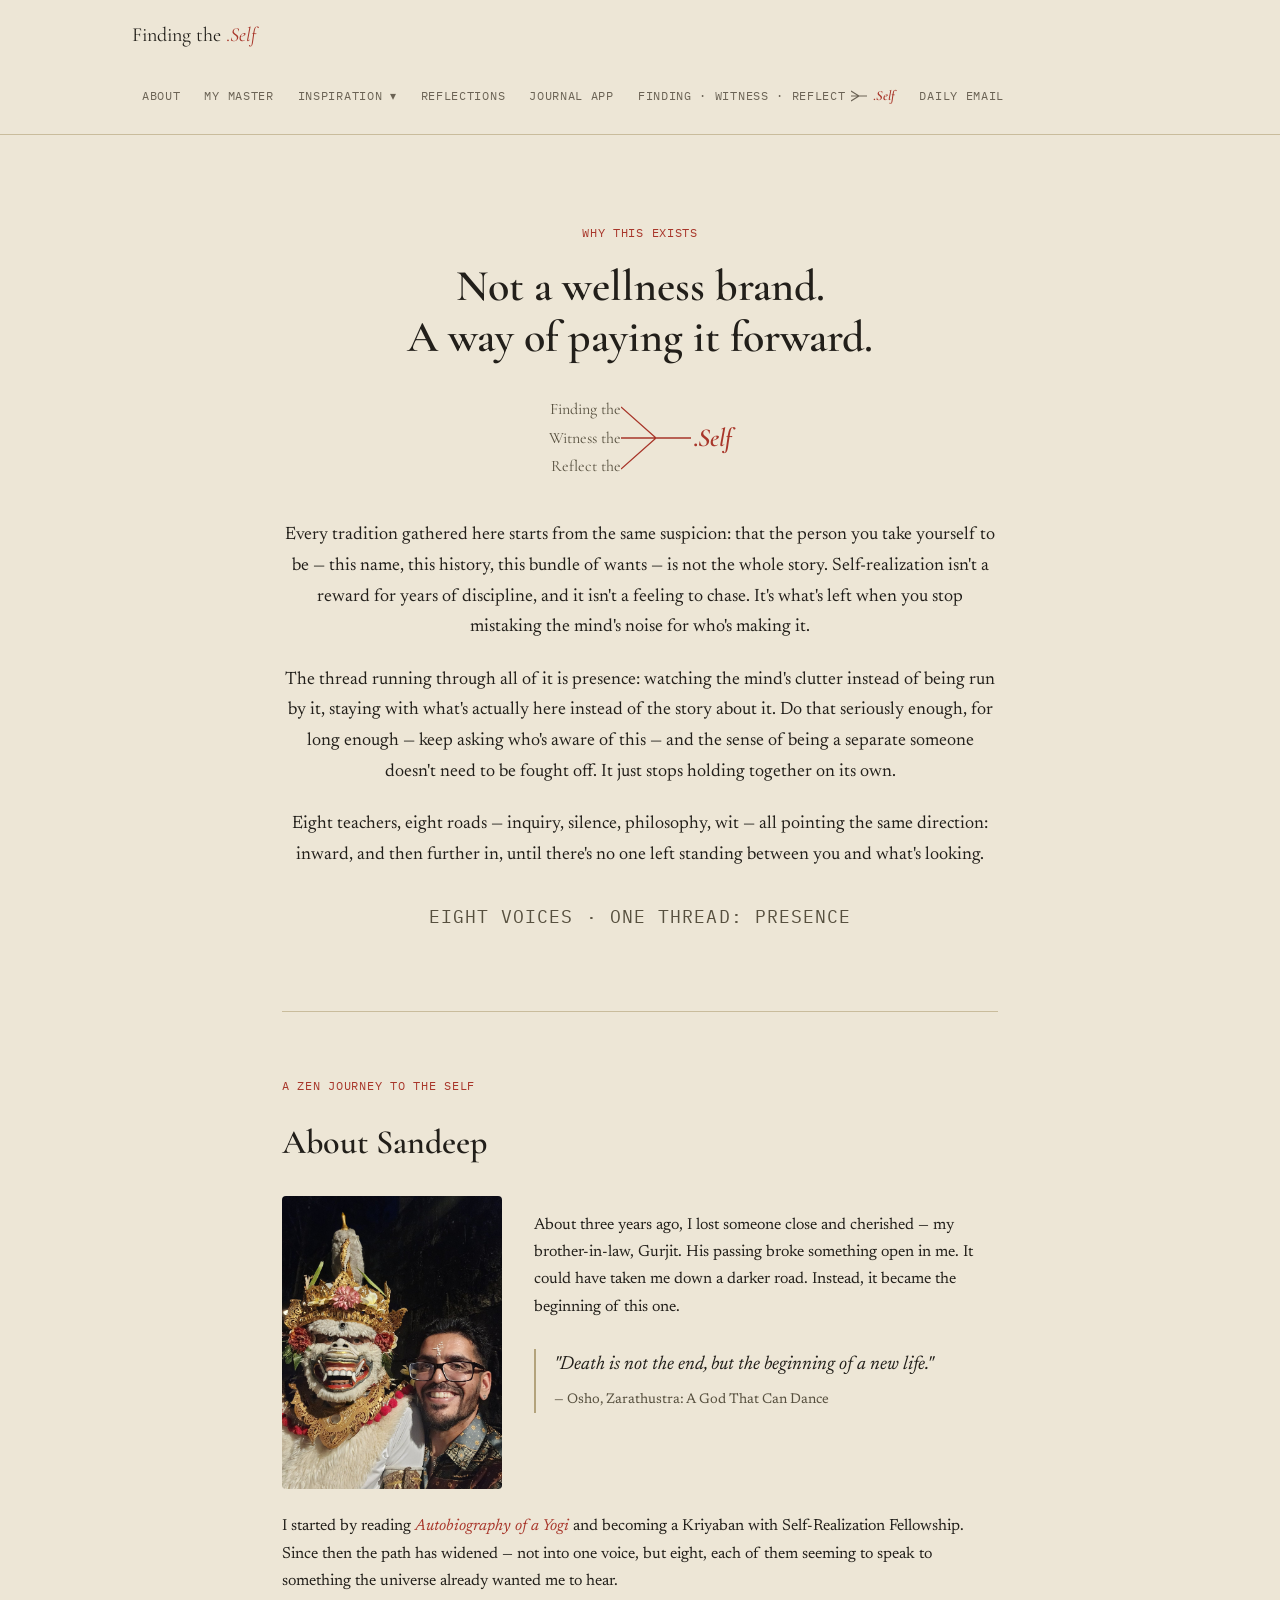
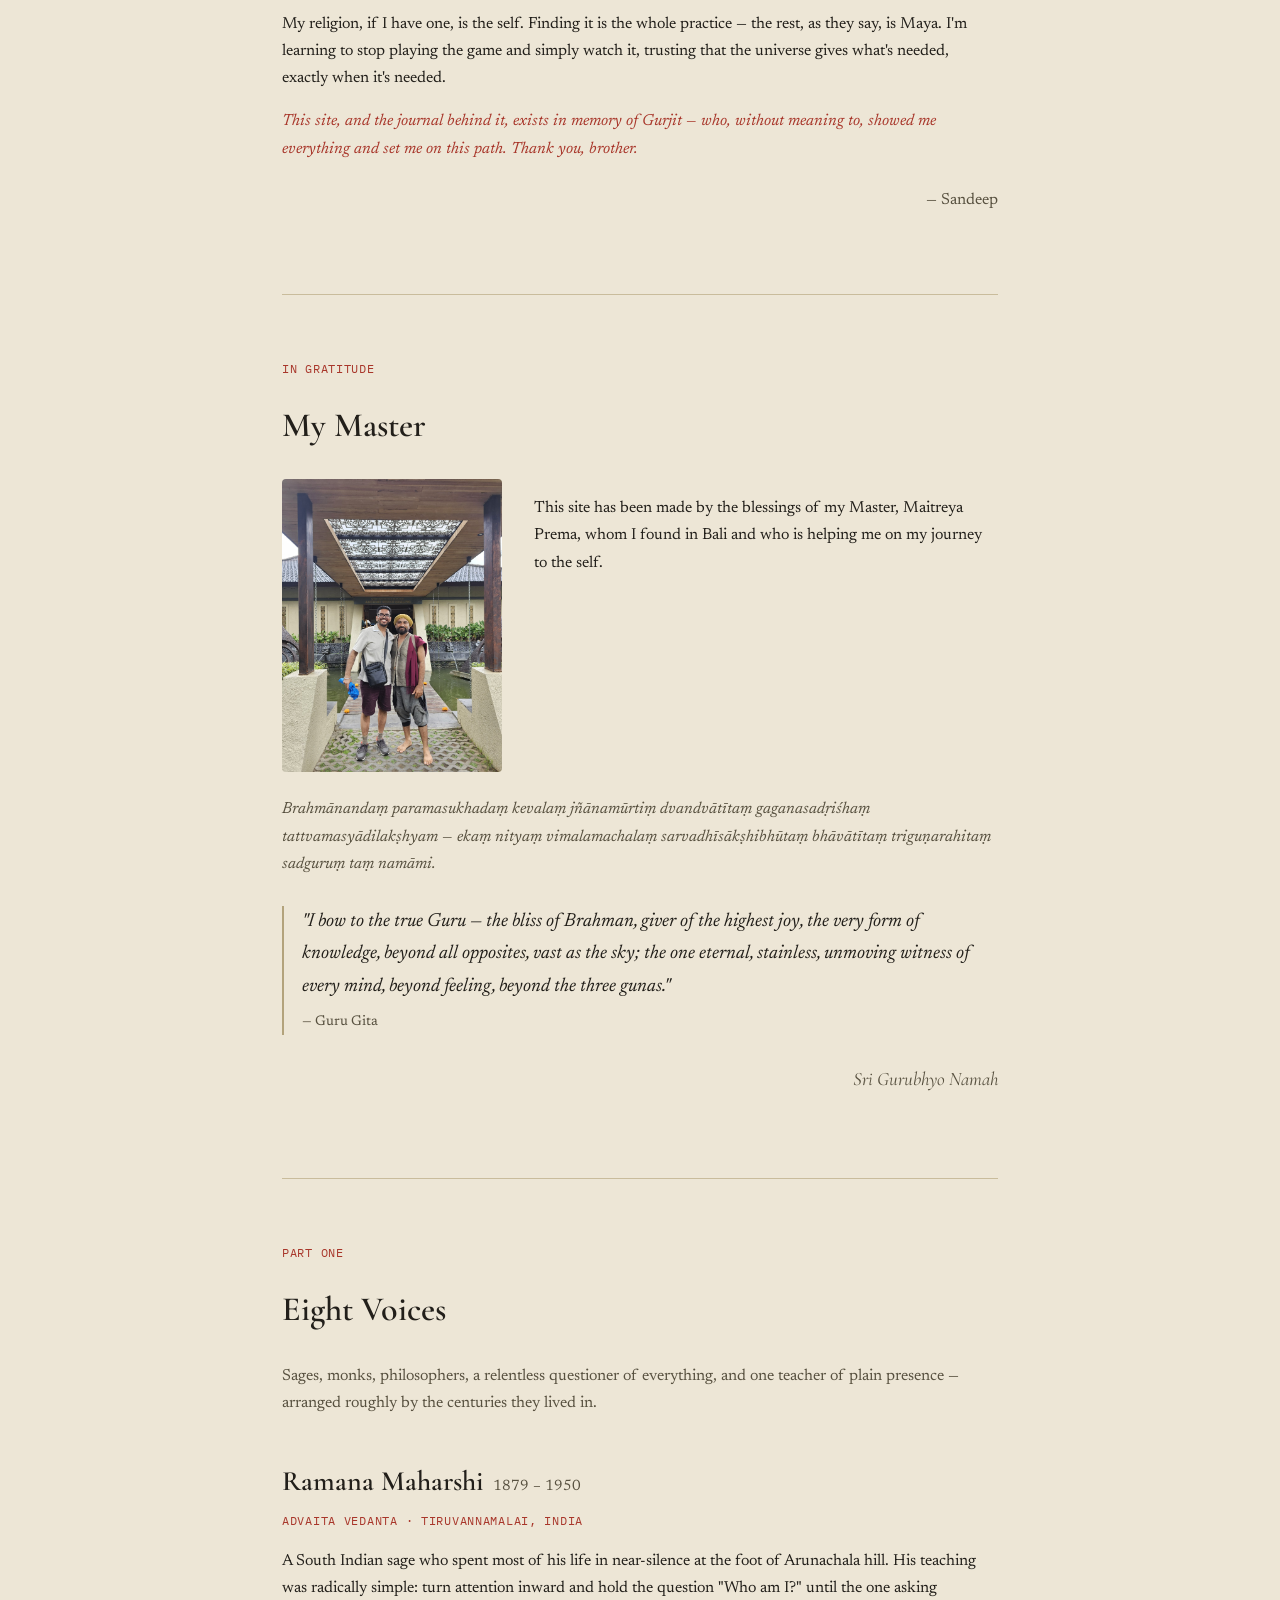
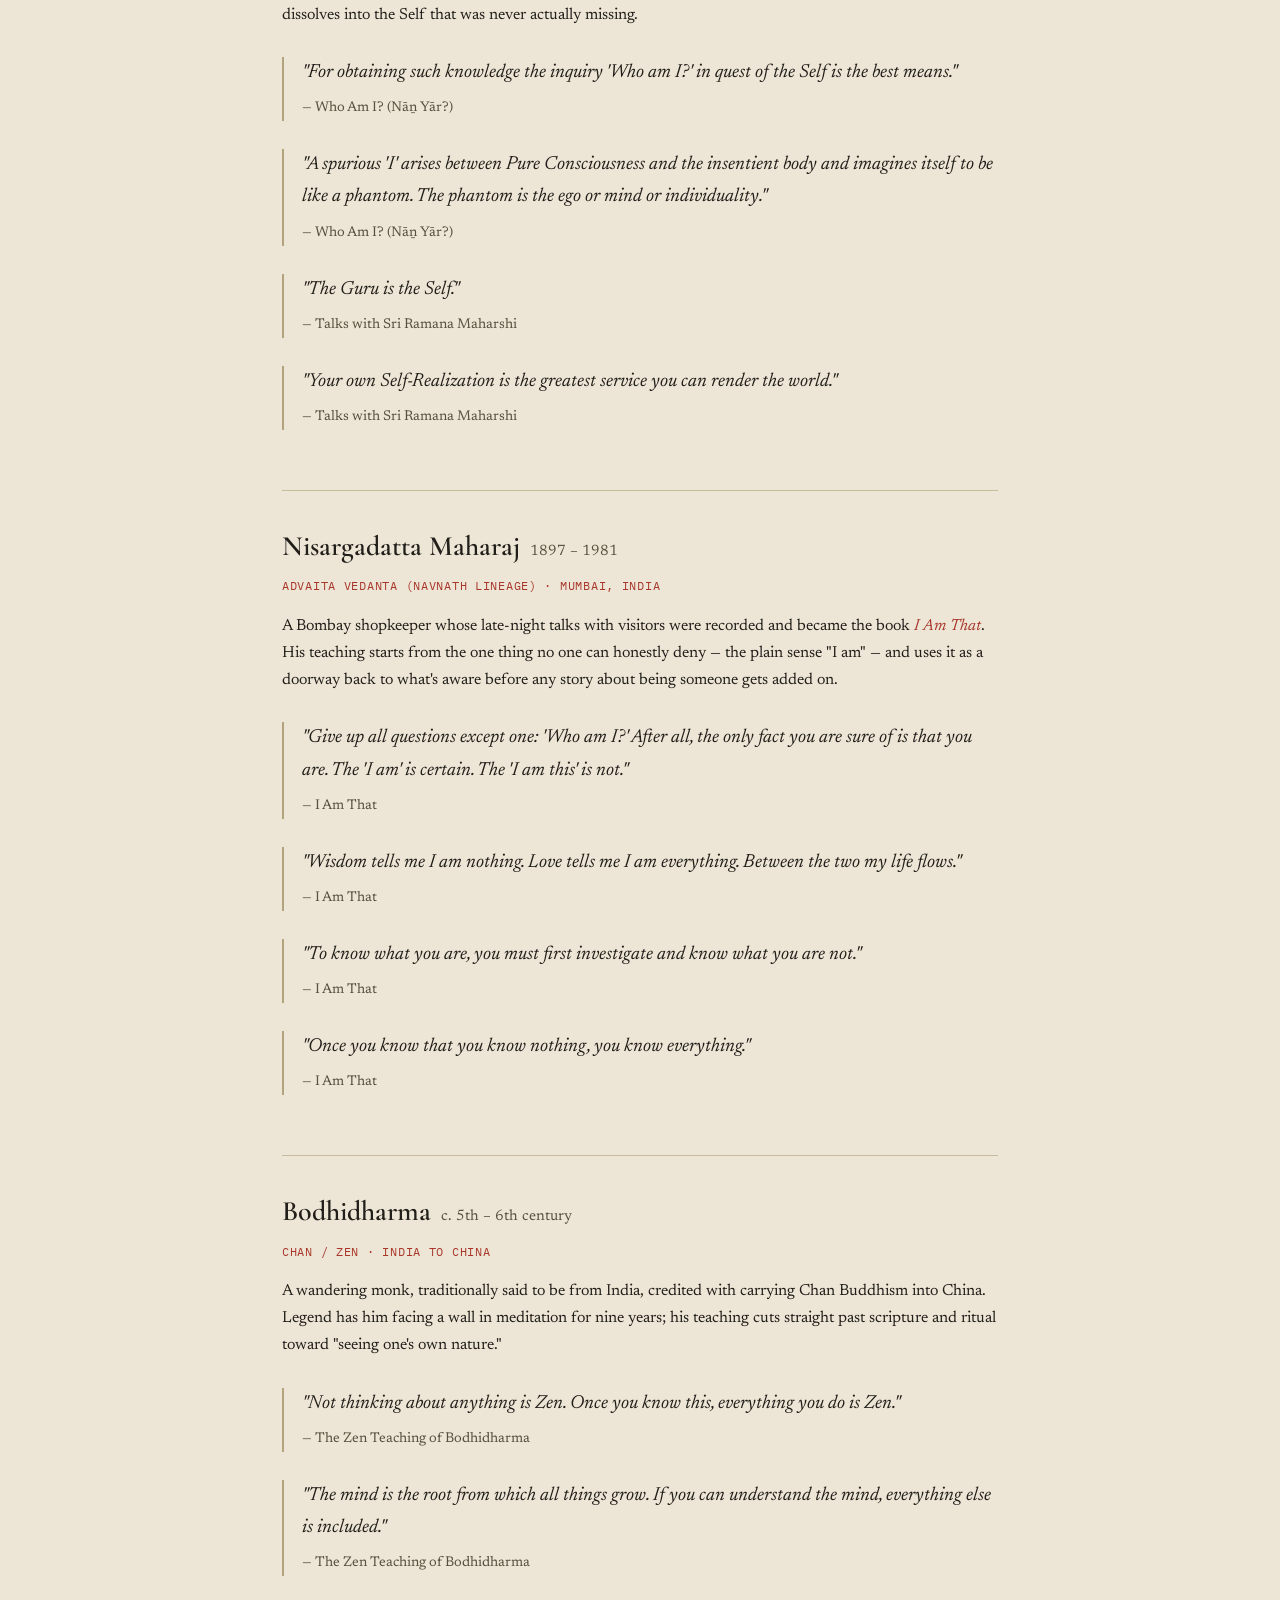
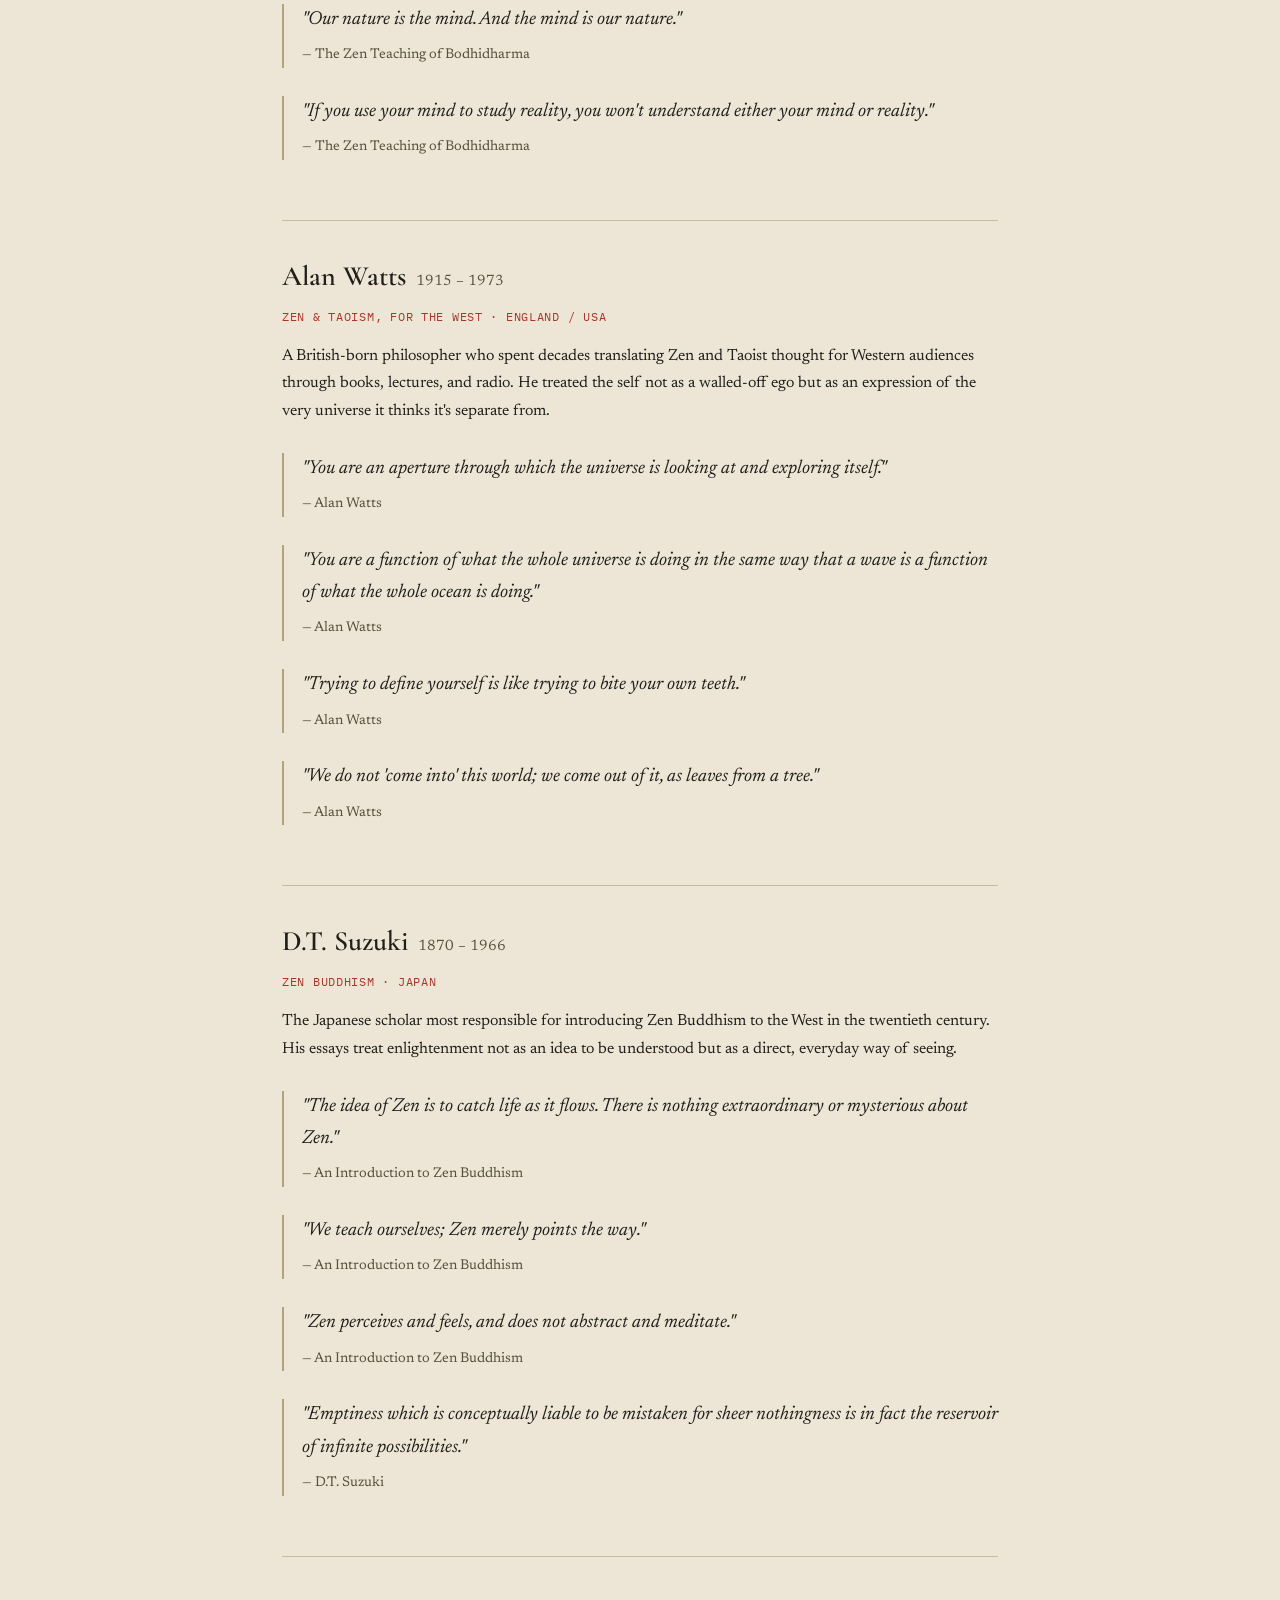
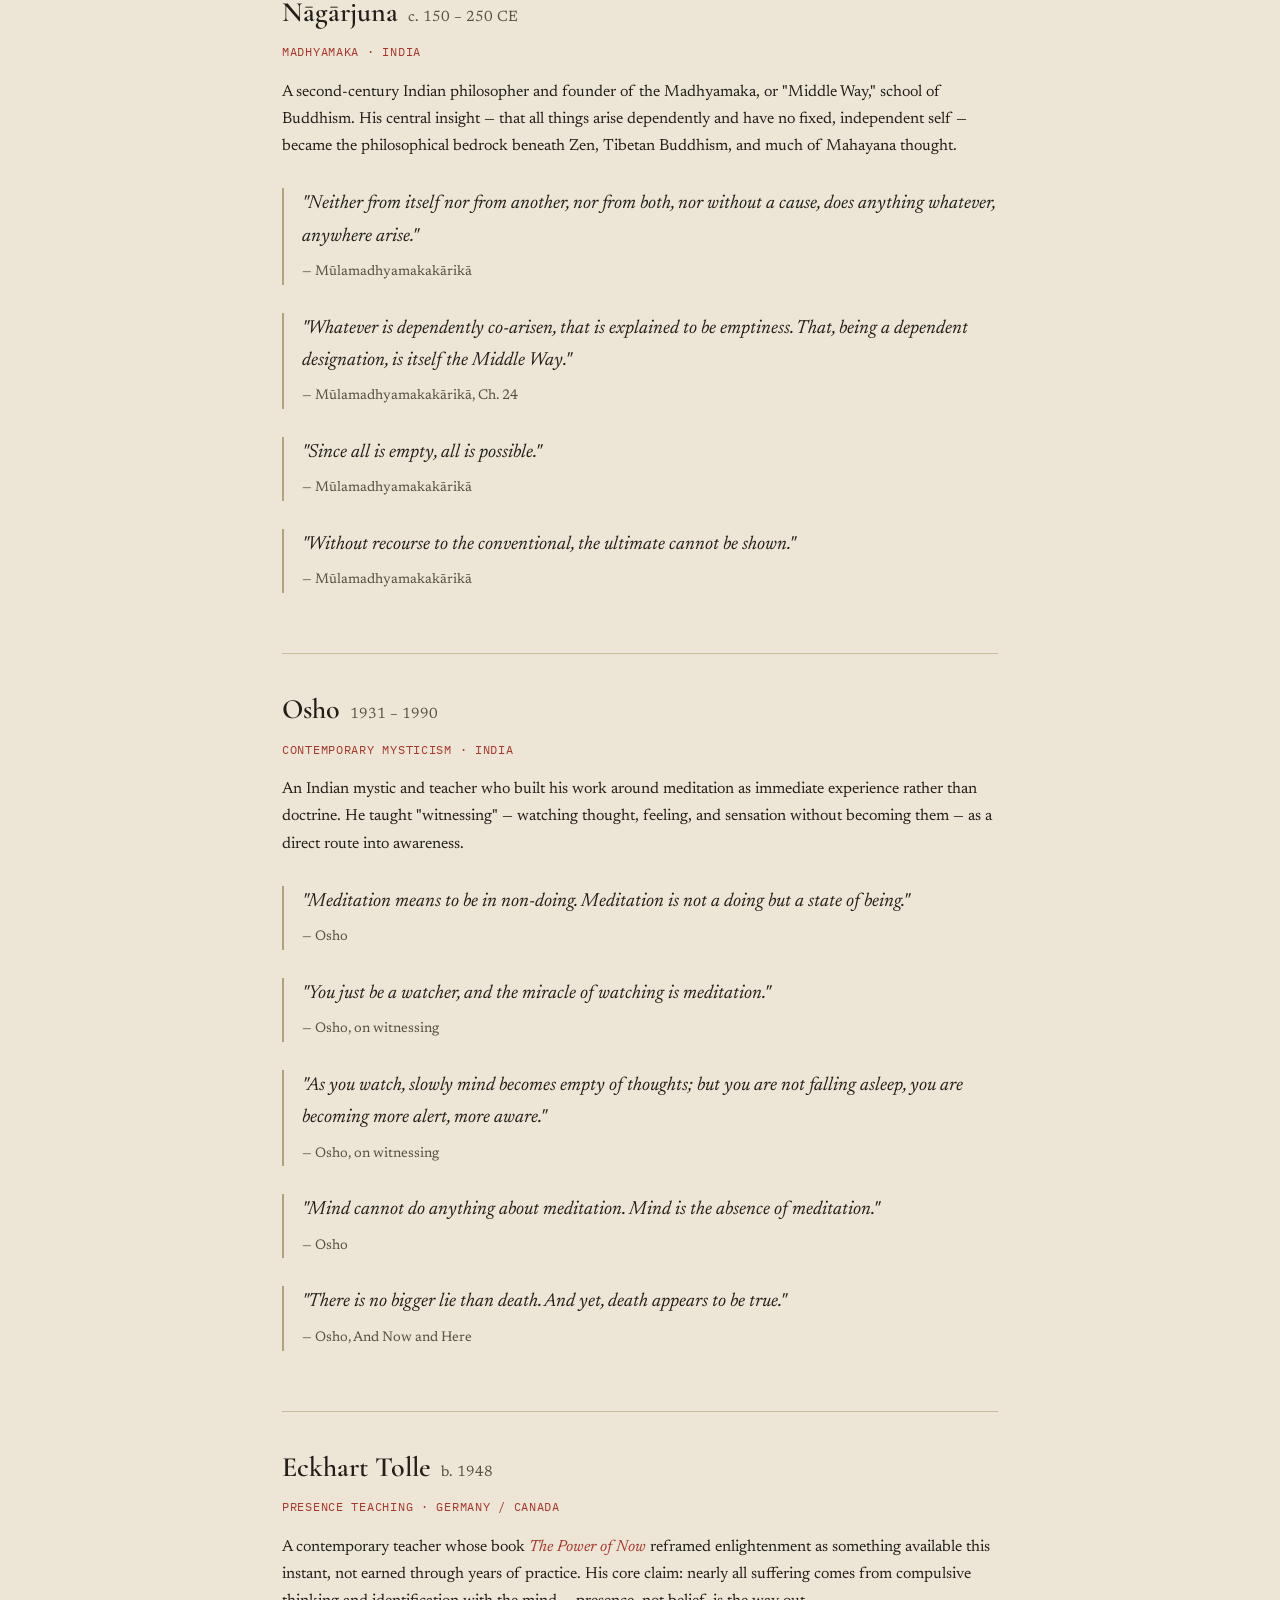
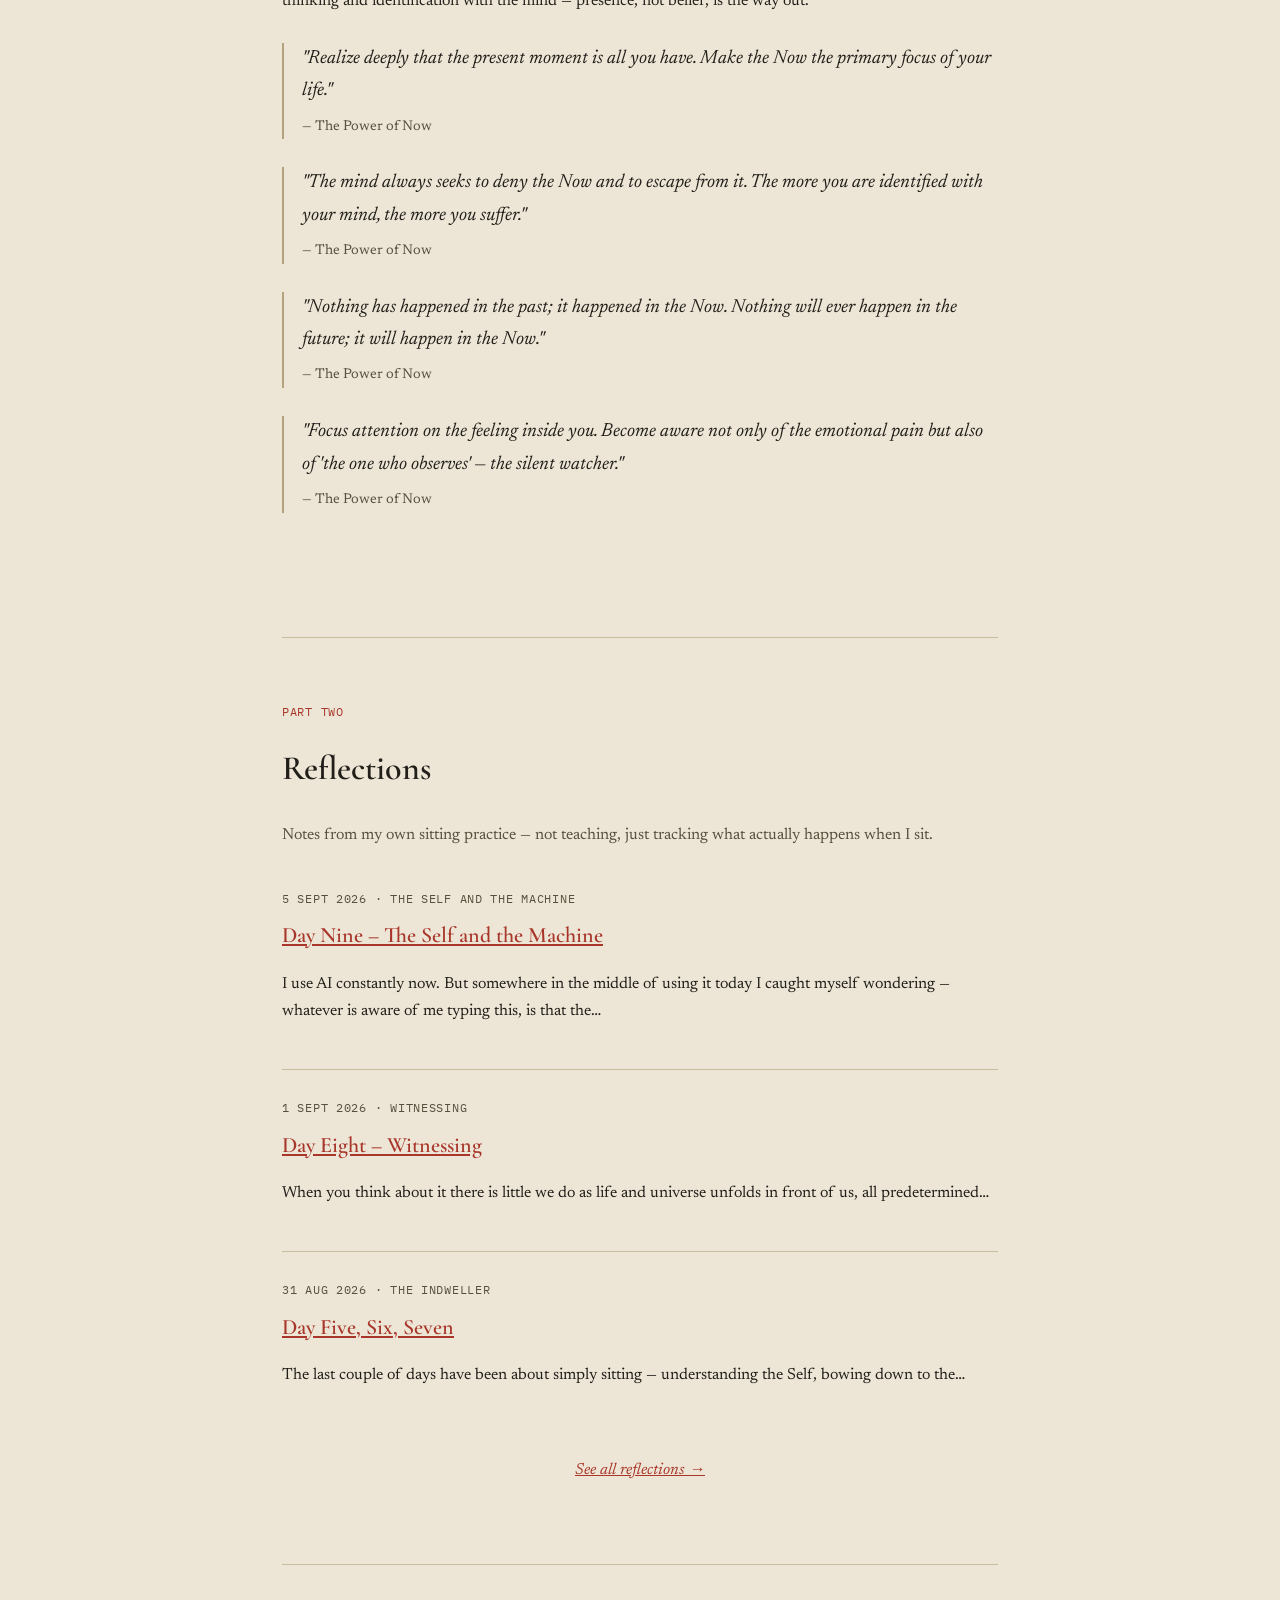
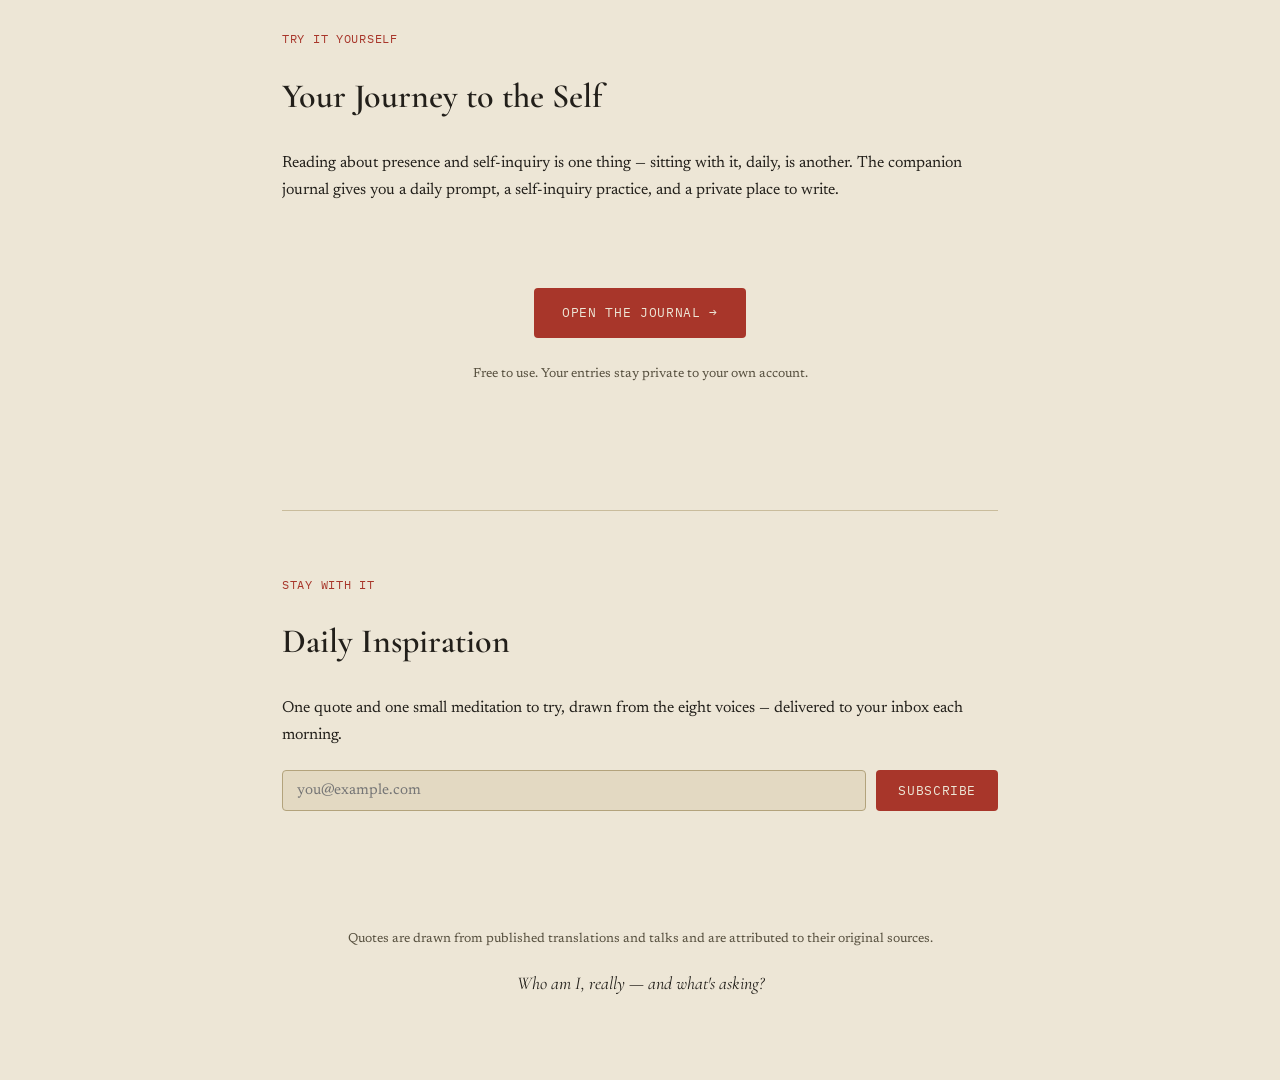
<file: index.html>
<!doctype html>
<html lang="en">
<head>
<meta charset="utf-8">
<meta name="viewport" content="width=device-width, initial-scale=1">
<title>Finding the .Self — A journal on self-realization</title>
<meta name="description" content="Eight teachers, eight roads, one thread: presence. A personal site on self-realization, with a companion journal app.">

<!--
  NOTE ON THIS FILE
  This is a faithful reconstruction of findingtheself.app, rebuilt by Claude directly from the
  live site (its rendered content, and its own CSS custom properties / design tokens — read via
  browser automation on 2 Sept 2026), because the original Claude-artifact source could not be
  pulled into this session (network egress to *.frame.claudeusercontent.com was blocked).
  Everything below is real content from the live site, not invented — a few paragraphs that were
  truncated when read are marked with a TODO comment so they can be completed by copying the rest
  from the live page. Two images are referenced (about-sandeep.jpg, about-master.jpg) but their
  actual bytes could not be pulled either — see README.md for how to add them.
-->

<link rel="preconnect" href="https://fonts.googleapis.com">
<link rel="stylesheet" href="https://fonts.googleapis.com/css2?family=Cormorant+Garamond:ital,wght@0,500;0,600;1,500;1,600&family=Newsreader:ital,wght@0,400;0,500;1,400&family=IBM+Plex+Mono:wght@400;500&display=swap">

<style>
  :root {
    /* Design tokens — read directly from the live site's :root custom properties */
    --paper: #EDE6D6;
    --paper-raised: #E3D9C2;
    --ink: #221F1A;
    --ink-soft: #57503F;
    --ink-faint: #6B6355; /* NOTE: live site uses #8C8271 here, which fails WCAG AA (3.05:1).
                              This reconstruction uses a corrected value — see claude/ui-audit-2026-09-02.md
                              in the Claude project. Swap back to #8C8271 only if you want to match
                              the live site's current (broken) contrast exactly. */
    --seal: #A8362A;
    --seal-soft: #8F2E24;
    --line: #C9BC9C;
    --line-strong: #B3A37C;
  }

  @media (prefers-color-scheme: dark) {
    :root:not([data-theme="light"]) {
      --paper: #1A1712;
      --paper-raised: #221D16;
      --ink: #ECE3D0;
      --ink-soft: #C2B79C;
      --ink-faint: #93896E; /* corrected — live value #83795F also fails AA at 4.14:1 */
      --seal: #D9836A;
      --seal-soft: #E79C85;
      --line: #3C3527;
      --line-strong: #4D4531;
    }
  }

  * { box-sizing: border-box; }
  html { scroll-behavior: smooth; }

  body {
    margin: 0;
    background: var(--paper);
    color: var(--ink);
    font-family: "Newsreader", Georgia, "Times New Roman", serif;
    line-height: 1.7;
    -webkit-font-smoothing: antialiased;
  }

  h1, h2, h3 {
    font-family: "Cormorant Garamond", Georgia, serif;
    font-weight: 600;
    margin: 0;
    color: var(--ink);
    text-wrap: balance;
  }

  em { color: var(--seal); font-style: italic; }
  .dot { color: var(--seal); }

  a { color: var(--seal); }
  a:focus-visible, button:focus-visible, input:focus-visible {
    outline: 2px solid var(--seal);
    outline-offset: 3px;
  }

  .skip-link {
    position: absolute; left: 12px; top: -60px;
    background: var(--ink); color: var(--paper);
    padding: 10px 16px; border-radius: 4px; font-size: 14px; z-index: 100;
    transition: top 0.15s ease;
  }
  .skip-link:focus { top: 12px; }

  .mono {
    font-family: "IBM Plex Mono", ui-monospace, SFMono-Regular, Menlo, monospace;
    text-transform: uppercase;
    letter-spacing: 0.06em;
  }

  /* ---------- Nav ---------- */
  header.rail {
    position: sticky; top: 0; z-index: 30;
    background: color-mix(in srgb, var(--paper) 92%, transparent);
    backdrop-filter: blur(8px);
    border-bottom: 1px solid var(--line);
  }
  .rail-inner {
    max-width: 1080px; margin: 0 auto; padding: 18px 32px;
    display: flex; align-items: center; justify-content: space-between; gap: 24px;
    flex-wrap: wrap; /* NOTE: live site is flex-wrap:nowrap + overflow-x:auto with no mobile menu —
                        confirmed to break on narrow screens (see ui-audit). This reconstruction wraps
                        instead so nothing is silently cut off; add a real hamburger menu when you're
                        ready to redesign properly. */
  }
  .rail-mark { font-family: "Cormorant Garamond", serif; font-size: 20px; white-space: nowrap; }
  .rail-links { display: flex; gap: 4px; flex-wrap: wrap; align-items: center; position: relative; }
  .rail-links a, .rail-links button.rail-dropdown-toggle {
    font-family: "IBM Plex Mono", monospace; font-size: 11.5px; letter-spacing: 0.06em; text-transform: uppercase;
    color: var(--ink-faint); text-decoration: none; background: none; border: none; cursor: pointer;
    padding: 8px 10px; border-radius: 4px;
  }
  .rail-links a:hover, .rail-links button.rail-dropdown-toggle:hover { color: var(--ink); background: var(--paper-raised); }
  .self-lockup { display: inline-flex; align-items: center; gap: 6px; }
  .self-lockup .lk-names { white-space: nowrap; }
  .self-lockup svg { flex-shrink: 0; display: block; }
  .self-lockup .lk-mark { font-family: "Cormorant Garamond", serif; font-style: italic; font-weight: 600; font-size: 14px; color: var(--seal); letter-spacing: 0; text-transform: none; }
  .self-lockup .lk-mark .dot { font-style: normal; }

  .rail-dropdown { position: relative; }
  .inspiration-menu {
    position: absolute; top: 100%; left: 0; margin-top: 6px;
    background: var(--paper-raised); border: 1px solid var(--line-strong); border-radius: 4px;
    padding: 6px; display: none; flex-direction: column; min-width: 160px; box-shadow: 0 12px 28px -12px rgba(0,0,0,0.25);
  }
  .inspiration-menu.open { display: flex; }
  .inspiration-menu a { padding: 8px 10px; }

  /* ---------- Sections ---------- */
  main { max-width: 780px; margin: 0 auto; padding: 0 32px; }

  header.hero { max-width: 780px; margin: 0 auto; padding: 88px 32px 56px; text-align: center; }
  .eyebrow { display: block; margin-bottom: 18px; color: var(--seal); font-size: 12px; }
  .hero h1 { font-size: 52px; margin-bottom: 28px; }
  .hero p { font-size: 18px; color: var(--ink); margin: 0 0 22px; }
  .hero .caption { margin-top: 32px; color: var(--ink-soft); }

  .hero .manifesto { font-size: 44px; line-height: 1.15; margin-bottom: 6px; }
  .hero-lockup { display: inline-flex; align-items: center; margin: 28px 0 40px; }
  .hero-lockup .names { display: flex; flex-direction: column; justify-content: space-between; align-items: flex-end; height: 84px; font-family: "Cormorant Garamond", serif; font-size: 16px; color: var(--ink-soft); }
  .hero-lockup svg { flex-shrink: 0; display: block; }
  .hero-lockup .self-mark { font-family: "Cormorant Garamond", serif; font-size: 26px; font-weight: 600; color: var(--ink); margin-left: 2px; }
  .hero-lockup .self-mark .dot { color: var(--seal); }
  .hero-lockup .self-mark em { color: var(--seal); font-style: italic; }

  section { padding: 64px 0; border-top: 1px solid var(--line); }
  section .eyebrow { text-align: left; }
  section h2 { font-size: 34px; margin-bottom: 24px; }

  .about-grid { display: grid; grid-template-columns: 220px 1fr; gap: 32px; align-items: start; margin-bottom: 24px; }
  .about-grid img { width: 100%; border-radius: 4px; display: block; }
  @media (max-width: 560px) { .about-grid { grid-template-columns: 1fr; } .about-grid img { max-width: 240px; margin: 0 auto; } }

  blockquote {
    margin: 28px 0; padding-left: 18px; border-left: 2px solid var(--line-strong);
    font-style: italic; font-size: 19px;
  }
  blockquote cite { display: block; margin-top: 8px; font-style: normal; font-size: 14px; color: var(--ink-soft); }

  .signature { text-align: right; color: var(--ink-soft); margin-top: 24px; }

  .sanskrit { font-style: italic; color: var(--ink-soft); margin-bottom: 12px; }

  .teacher-intro { margin-bottom: 40px; color: var(--ink-soft); }
  article.teacher { padding: 32px 0; border-top: 1px solid var(--line); }
  article.teacher:first-of-type { border-top: none; padding-top: 0; }
  article.teacher h3 { font-size: 28px; display: inline; }
  .teacher-dates { color: var(--ink-soft); font-size: 15px; margin-left: 10px; }
  .teacher-tradition { display: block; margin: 6px 0 16px; }
  .teacher-tradition, .rail-links a[href^="#"]::before { color: var(--seal); font-size: 12px; }

  .reflection { padding: 28px 0; border-top: 1px solid var(--line); }
  .reflection:first-of-type { border-top: none; padding-top: 0; }
  .reflection .meta { color: var(--ink-soft); font-size: 12px; margin-bottom: 8px; }
  .reflection h3 { font-size: 22px; margin-bottom: 10px; }
  .reflection-note { margin-top: 24px; color: var(--ink-faint); font-style: italic; text-align: center; }

  .journey-cta { text-align: center; padding: 48px 0; }
  .btn {
    display: inline-block; font-family: "IBM Plex Mono", monospace; font-size: 13px; letter-spacing: 0.05em;
    text-transform: uppercase; text-decoration: none; background: var(--seal); color: var(--paper);
    padding: 14px 28px; border-radius: 4px; margin: 20px 0 12px;
  }
  .journey-cta .fine { color: var(--ink-soft); font-size: 13px; }

  .subscribe-form { display: flex; gap: 10px; margin-top: 20px; flex-wrap: wrap; }
  .subscribe-form input {
    flex: 1; min-width: 220px; font-family: "Newsreader", serif; font-size: 15px;
    padding: 12px 14px; border: 1px solid var(--line-strong); border-radius: 4px; background: var(--paper-raised); color: var(--ink);
  }
  .subscribe-form button {
    font-family: "IBM Plex Mono", monospace; font-size: 12.5px; letter-spacing: 0.05em; text-transform: uppercase;
    background: var(--seal); color: var(--paper); border: none; border-radius: 4px; padding: 0 22px; cursor: pointer;
  }

  footer.site-footer {
    max-width: 780px; margin: 0 auto; padding: 40px 32px 64px; color: var(--ink-soft); font-size: 13px; text-align: center;
  }
  footer.site-footer .closing { margin-top: 18px; font-family: "Cormorant Garamond", serif; font-style: italic; font-size: 18px; color: var(--ink); }
</style>
</head>
<body>

<a class="skip-link" href="#main">Skip to content</a>

<header class="rail">
  <div class="rail-inner">
    <span class="rail-mark">Finding the <span class="dot">.</span><em>Self</em></span>
    <nav class="rail-links" aria-label="Primary">
      <a href="#about">About</a>
      <a href="#master">My Master</a>
      <div class="rail-dropdown">
        <button class="rail-dropdown-toggle" id="inspiration-toggle" type="button" aria-expanded="false" aria-haspopup="true" aria-controls="inspiration-menu">Inspiration ▾</button>
        <div class="inspiration-menu" id="inspiration-menu">
          <a href="#osho">Osho</a>
          <a href="#maharshi">Maharshi</a>
          <a href="#nisargadatta">Nisargadatta</a>
          <a href="#tolle">Tolle</a>
          <a href="#bodhidharma">Bodhidharma</a>
          <a href="#watts">Watts</a>
          <a href="#suzuki">Suzuki</a>
          <a href="#nagarjuna">Nāgārjuna</a>
        </div>
      </div>
      <a href="reflections/index.html">Reflections</a>
      <a href="#journal">Journal App</a>
      <a class="self-lockup" href="self-system.html" aria-label="The .Self system — Finding the .Self, Witness.Self, and Reflect.Self">
        <span class="lk-names">Finding · Witness · Reflect</span>
        <svg width="16" height="12" viewBox="0 0 16 12" aria-hidden="true"><path d="M0,1 L8,6 M0,6 L8,6 M0,11 L8,6 M8,6 L16,6" fill="none" stroke="currentColor" stroke-width="1.1"/></svg>
        <span class="lk-mark"><span class="dot">.</span>Self</span>
      </a>
      <a href="#inspire">Daily Email</a>
    </nav>
  </div>
</header>

<header class="hero">
  <span class="eyebrow mono">Why this exists</span>
  <h1 class="manifesto">Not a wellness brand.<br>A way of paying it forward.</h1>
  <div class="hero-lockup" role="img" aria-label="The .Self system: Finding the .Self, Witness.Self, and Reflect.Self">
    <div class="names" aria-hidden="true"><span>Finding the</span><span>Witness the</span><span>Reflect the</span></div>
    <svg width="70" height="84" viewBox="0 0 70 84" aria-hidden="true"><path d="M0,11 L35,42 M0,42 L35,42 M0,73 L35,42 M35,42 L70,42" fill="none" stroke="var(--seal)" stroke-width="1.3"/></svg>
    <div class="self-mark" aria-hidden="true"><span class="dot">.</span><em>Self</em></div>
  </div>
  <p>Every tradition gathered here starts from the same suspicion: that the person you take yourself to be — this name, this history, this bundle of wants — is not the whole story. Self-realization isn't a reward for years of discipline, and it isn't a feeling to chase. It's what's left when you stop mistaking the mind's noise for who's making it.</p>
  <p>The thread running through all of it is presence: watching the mind's clutter instead of being run by it, staying with what's actually here instead of the story about it. Do that seriously enough, for long enough — keep asking who's aware of this — and the sense of being a separate someone doesn't need to be fought off. It just stops holding together on its own.</p>
  <p>Eight teachers, eight roads — inquiry, silence, philosophy, wit — all pointing the same direction: inward, and then further in, until there's no one left standing between you and what's looking.</p>
  <p class="caption mono">Eight voices · One thread: presence</p>
</header>

<main id="main">

  <section id="about">
    <span class="eyebrow mono">A Zen journey to the self</span>
    <h2>About Sandeep</h2>
    <div class="about-grid">
      <img src="about-sandeep.jpg" alt="Sandeep at a temple ceremony in Bali, beside a Barong mask">
      <div>
        <p>About three years ago, I lost someone close and cherished — my brother-in-law, Gurjit. His passing broke something open in me. It could have taken me down a darker road. Instead, it became the beginning of this one.</p>
        <blockquote>"Death is not the end, but the beginning of a new life."<cite>— Osho, Zarathustra: A God That Can Dance</cite></blockquote>
      </div>
    </div>
    <p>I started by reading <em>Autobiography of a Yogi</em> and becoming a Kriyaban with Self-Realization Fellowship. Since then the path has widened — not into one voice, but eight, each of them seeming to speak to something the universe already wanted me to hear.</p>
    <p>My religion, if I have one, is the self. Finding it is the whole practice — the rest, as they say, is Maya. I'm learning to stop playing the game and simply watch it, trusting that the universe gives what's needed, exactly when it's needed.</p>
    <p><em>This site, and the journal behind it, exists in memory of Gurjit — who, without meaning to, showed me everything and set me on this path. Thank you, brother.</em></p>
    <p class="signature">— Sandeep</p>
  </section>

  <section id="master">
    <span class="eyebrow mono">In gratitude</span>
    <h2>My Master</h2>
    <div class="about-grid">
      <img src="about-master.jpg" alt="Sandeep with his Master, Maitreya Prema, at a temple entrance in Bali">
      <div>
        <p>This site has been made by the blessings of my Master, Maitreya Prema, whom I found in Bali and who is helping me on my journey to the self.</p>
      </div>
    </div>
    <p class="sanskrit">Brahmānandaṃ paramasukhadaṃ kevalaṃ jñānamūrtiṃ dvandvātītaṃ gaganasadṛiśhaṃ tattvamasyādilakṣhyam — ekaṃ nityaṃ vimalamachalaṃ sarvadhīsākṣhibhūtaṃ bhāvātītaṃ triguṇarahitaṃ sadguruṃ taṃ namāmi.</p>
    <blockquote>"I bow to the true Guru — the bliss of Brahman, giver of the highest joy, the very form of knowledge, beyond all opposites, vast as the sky; the one eternal, stainless, unmoving witness of every mind, beyond feeling, beyond the three gunas."<cite>— Guru Gita</cite></blockquote>
    <p class="signature" style="font-family:'Cormorant Garamond',serif; font-style:italic; font-size:19px;">Sri Gurubhyo Namah</p>
  </section>

  <section id="voices">
    <span class="eyebrow mono">Part One</span>
    <h2>Eight Voices</h2>
    <p class="teacher-intro">Sages, monks, philosophers, a relentless questioner of everything, and one teacher of plain presence — arranged roughly by the centuries they lived in.</p>

    <article class="teacher" id="maharshi">
      <h3>Ramana Maharshi</h3><span class="teacher-dates">1879 – 1950</span>
      <span class="teacher-tradition mono">Advaita Vedanta · Tiruvannamalai, India</span>
      <p>A South Indian sage who spent most of his life in near-silence at the foot of Arunachala hill. His teaching was radically simple: turn attention inward and hold the question "Who am I?" until the one asking dissolves into the Self that was never actually missing.</p>
      <blockquote>"For obtaining such knowledge the inquiry 'Who am I?' in quest of the Self is the best means."<cite>— Who Am I? (Nāṉ Yār?)</cite></blockquote>
      <blockquote>"A spurious 'I' arises between Pure Consciousness and the insentient body and imagines itself to be like a phantom. The phantom is the ego or mind or individuality."<cite>— Who Am I? (Nāṉ Yār?)</cite></blockquote>
      <blockquote>"The Guru is the Self."<cite>— Talks with Sri Ramana Maharshi</cite></blockquote>
      <blockquote>"Your own Self-Realization is the greatest service you can render the world."<cite>— Talks with Sri Ramana Maharshi</cite></blockquote>
    </article>

    <article class="teacher" id="nisargadatta">
      <h3>Nisargadatta Maharaj</h3><span class="teacher-dates">1897 – 1981</span>
      <span class="teacher-tradition mono">Advaita Vedanta (Navnath lineage) · Mumbai, India</span>
      <p>A Bombay shopkeeper whose late-night talks with visitors were recorded and became the book <em>I Am That</em>. His teaching starts from the one thing no one can honestly deny — the plain sense "I am" — and uses it as a doorway back to what's aware before any story about being someone gets added on.</p>
      <blockquote>"Give up all questions except one: 'Who am I?' After all, the only fact you are sure of is that you are. The 'I am' is certain. The 'I am this' is not."<cite>— I Am That</cite></blockquote>
      <blockquote>"Wisdom tells me I am nothing. Love tells me I am everything. Between the two my life flows."<cite>— I Am That</cite></blockquote>
      <blockquote>"To know what you are, you must first investigate and know what you are not."<cite>— I Am That</cite></blockquote>
      <blockquote>"Once you know that you know nothing, you know everything."<cite>— I Am That</cite></blockquote>
    </article>

    <article class="teacher" id="bodhidharma">
      <h3>Bodhidharma</h3><span class="teacher-dates">c. 5th – 6th century</span>
      <span class="teacher-tradition mono">Chan / Zen · India to China</span>
      <p>A wandering monk, traditionally said to be from India, credited with carrying Chan Buddhism into China. Legend has him facing a wall in meditation for nine years; his teaching cuts straight past scripture and ritual toward "seeing one's own nature."</p>
      <blockquote>"Not thinking about anything is Zen. Once you know this, everything you do is Zen."<cite>— The Zen Teaching of Bodhidharma</cite></blockquote>
      <blockquote>"The mind is the root from which all things grow. If you can understand the mind, everything else is included."<cite>— The Zen Teaching of Bodhidharma</cite></blockquote>
      <blockquote>"Our nature is the mind. And the mind is our nature."<cite>— The Zen Teaching of Bodhidharma</cite></blockquote>
      <blockquote>"If you use your mind to study reality, you won't understand either your mind or reality."<cite>— The Zen Teaching of Bodhidharma</cite></blockquote>
    </article>

    <article class="teacher" id="watts">
      <h3>Alan Watts</h3><span class="teacher-dates">1915 – 1973</span>
      <span class="teacher-tradition mono">Zen &amp; Taoism, for the West · England / USA</span>
      <p>A British-born philosopher who spent decades translating Zen and Taoist thought for Western audiences through books, lectures, and radio. He treated the self not as a walled-off ego but as an expression of the very universe it thinks it's separate from.</p>
      <blockquote>"You are an aperture through which the universe is looking at and exploring itself."<cite>— Alan Watts</cite></blockquote>
      <blockquote>"You are a function of what the whole universe is doing in the same way that a wave is a function of what the whole ocean is doing."<cite>— Alan Watts</cite></blockquote>
      <blockquote>"Trying to define yourself is like trying to bite your own teeth."<cite>— Alan Watts</cite></blockquote>
      <blockquote>"We do not 'come into' this world; we come out of it, as leaves from a tree."<cite>— Alan Watts</cite></blockquote>
    </article>

    <article class="teacher" id="suzuki">
      <h3>D.T. Suzuki</h3><span class="teacher-dates">1870 – 1966</span>
      <span class="teacher-tradition mono">Zen Buddhism · Japan</span>
      <p>The Japanese scholar most responsible for introducing Zen Buddhism to the West in the twentieth century. His essays treat enlightenment not as an idea to be understood but as a direct, everyday way of seeing.</p>
      <blockquote>"The idea of Zen is to catch life as it flows. There is nothing extraordinary or mysterious about Zen."<cite>— An Introduction to Zen Buddhism</cite></blockquote>
      <blockquote>"We teach ourselves; Zen merely points the way."<cite>— An Introduction to Zen Buddhism</cite></blockquote>
      <blockquote>"Zen perceives and feels, and does not abstract and meditate."<cite>— An Introduction to Zen Buddhism</cite></blockquote>
      <blockquote>"Emptiness which is conceptually liable to be mistaken for sheer nothingness is in fact the reservoir of infinite possibilities."<cite>— D.T. Suzuki</cite></blockquote>
    </article>

    <article class="teacher" id="nagarjuna">
      <h3>Nāgārjuna</h3><span class="teacher-dates">c. 150 – 250 CE</span>
      <span class="teacher-tradition mono">Madhyamaka · India</span>
      <p>A second-century Indian philosopher and founder of the Madhyamaka, or "Middle Way," school of Buddhism. His central insight — that all things arise dependently and have no fixed, independent self — became the philosophical bedrock beneath Zen, Tibetan Buddhism, and much of Mahayana thought.</p>
      <blockquote>"Neither from itself nor from another, nor from both, nor without a cause, does anything whatever, anywhere arise."<cite>— Mūlamadhyamakakārikā</cite></blockquote>
      <blockquote>"Whatever is dependently co-arisen, that is explained to be emptiness. That, being a dependent designation, is itself the Middle Way."<cite>— Mūlamadhyamakakārikā, Ch. 24</cite></blockquote>
      <blockquote>"Since all is empty, all is possible."<cite>— Mūlamadhyamakakārikā</cite></blockquote>
      <blockquote>"Without recourse to the conventional, the ultimate cannot be shown."<cite>— Mūlamadhyamakakārikā</cite></blockquote>
    </article>

    <article class="teacher" id="osho">
      <h3>Osho</h3><span class="teacher-dates">1931 – 1990</span>
      <span class="teacher-tradition mono">Contemporary mysticism · India</span>
      <p>An Indian mystic and teacher who built his work around meditation as immediate experience rather than doctrine. He taught "witnessing" — watching thought, feeling, and sensation without becoming them — as a direct route into awareness.</p>
      <blockquote>"Meditation means to be in non-doing. Meditation is not a doing but a state of being."<cite>— Osho</cite></blockquote>
      <blockquote>"You just be a watcher, and the miracle of watching is meditation."<cite>— Osho, on witnessing</cite></blockquote>
      <blockquote>"As you watch, slowly mind becomes empty of thoughts; but you are not falling asleep, you are becoming more alert, more aware."<cite>— Osho, on witnessing</cite></blockquote>
      <blockquote>"Mind cannot do anything about meditation. Mind is the absence of meditation."<cite>— Osho</cite></blockquote>
      <blockquote>"There is no bigger lie than death. And yet, death appears to be true."<cite>— Osho, And Now and Here</cite></blockquote>
    </article>

    <article class="teacher" id="tolle">
      <h3>Eckhart Tolle</h3><span class="teacher-dates">b. 1948</span>
      <span class="teacher-tradition mono">Presence teaching · Germany / Canada</span>
      <p>A contemporary teacher whose book <em>The Power of Now</em> reframed enlightenment as something available this instant, not earned through years of practice. His core claim: nearly all suffering comes from compulsive thinking and identification with the mind — presence, not belief, is the way out.</p>
      <blockquote>"Realize deeply that the present moment is all you have. Make the Now the primary focus of your life."<cite>— The Power of Now</cite></blockquote>
      <blockquote>"The mind always seeks to deny the Now and to escape from it. The more you are identified with your mind, the more you suffer."<cite>— The Power of Now</cite></blockquote>
      <blockquote>"Nothing has happened in the past; it happened in the Now. Nothing will ever happen in the future; it will happen in the Now."<cite>— The Power of Now</cite></blockquote>
      <blockquote>"Focus attention on the feeling inside you. Become aware not only of the emotional pain but also of 'the one who observes' — the silent watcher."<cite>— The Power of Now</cite></blockquote>
    </article>
  </section>

  <section id="reflections">
    <span class="eyebrow mono">Part Two</span>
    <h2>Reflections</h2>
    <p class="teacher-intro">Notes from my own sitting practice — not teaching, just tracking what actually happens when I sit.</p>

    <article class="reflection">
      <div class="meta mono">5 Sept 2026 · The Self and the Machine</div>
      <h3><a href="reflections/day-nine-the-self-and-the-machine.html">Day Nine – The Self and the Machine</a></h3>
      <p>I use AI constantly now. But somewhere in the middle of using it today I caught myself wondering — whatever is aware of me typing this, is that the…</p>
    </article>
    <article class="reflection">
      <div class="meta mono">1 Sept 2026 · Witnessing</div>
      <h3><a href="reflections/day-eight-witnessing.html">Day Eight – Witnessing</a></h3>
      <p>When you think about it there is little we do as life and universe unfolds in front of us, all predetermined…</p>
    </article>
    <article class="reflection">
      <div class="meta mono">31 Aug 2026 · The Indweller</div>
      <h3><a href="reflections/day-five-six-seven.html">Day Five, Six, Seven</a></h3>
      <p>The last couple of days have been about simply sitting — understanding the Self, bowing down to the…</p>
    </article>
    <p class="reflection-note"><a href="reflections/index.html">See all reflections →</a></p>
  </section>

  <section id="journal">
    <span class="eyebrow mono">Try it yourself</span>
    <h2>Your Journey to the Self</h2>
    <p>Reading about presence and self-inquiry is one thing — sitting with it, daily, is another. The companion journal gives you a daily prompt, a self-inquiry practice, and a private place to write.</p>
    <div class="journey-cta">
      <a class="btn" href="https://journal.findingtheself.app/">Open the Journal →</a>
      <p class="fine">Free to use. Your entries stay private to your own account.</p>
    </div>
  </section>

  <section id="inspire">
    <span class="eyebrow mono">Stay with it</span>
    <h2>Daily Inspiration</h2>
    <p>One quote and one small meditation to try, drawn from the eight voices — delivered to your inbox each morning.</p>
    <!-- TODO: this form has no backend wired up in this reconstruction. The live site presumably
         posts to an email list provider — connect that here (or to Supabase, same as the journal). -->
    <form class="subscribe-form" onsubmit="return false;">
      <label for="email" class="visually-hidden" style="position:absolute; left:-9999px;">Email address</label>
      <input id="email" type="email" placeholder="you@example.com" required>
      <button type="submit">Subscribe</button>
    </form>
  </section>

</main>

<footer class="site-footer">
  <p>Quotes are drawn from published translations and talks and are attributed to their original sources.</p>
  <p class="closing">Who am I, really — and what's asking?</p>
</footer>

<script>
  (function () {
    var toggle = document.getElementById('inspiration-toggle');
    var menu = document.getElementById('inspiration-menu');
    toggle.addEventListener('click', function () {
      var open = menu.classList.toggle('open');
      toggle.setAttribute('aria-expanded', String(open));
    });
    document.addEventListener('click', function (e) {
      if (!toggle.contains(e.target) && !menu.contains(e.target)) {
        menu.classList.remove('open');
        toggle.setAttribute('aria-expanded', 'false');
      }
    });
    document.addEventListener('keydown', function (e) {
      if (e.key === 'Escape') {
        menu.classList.remove('open');
        toggle.setAttribute('aria-expanded', 'false');
      }
    });
  })();
</script>
</body>
</html>
</file>
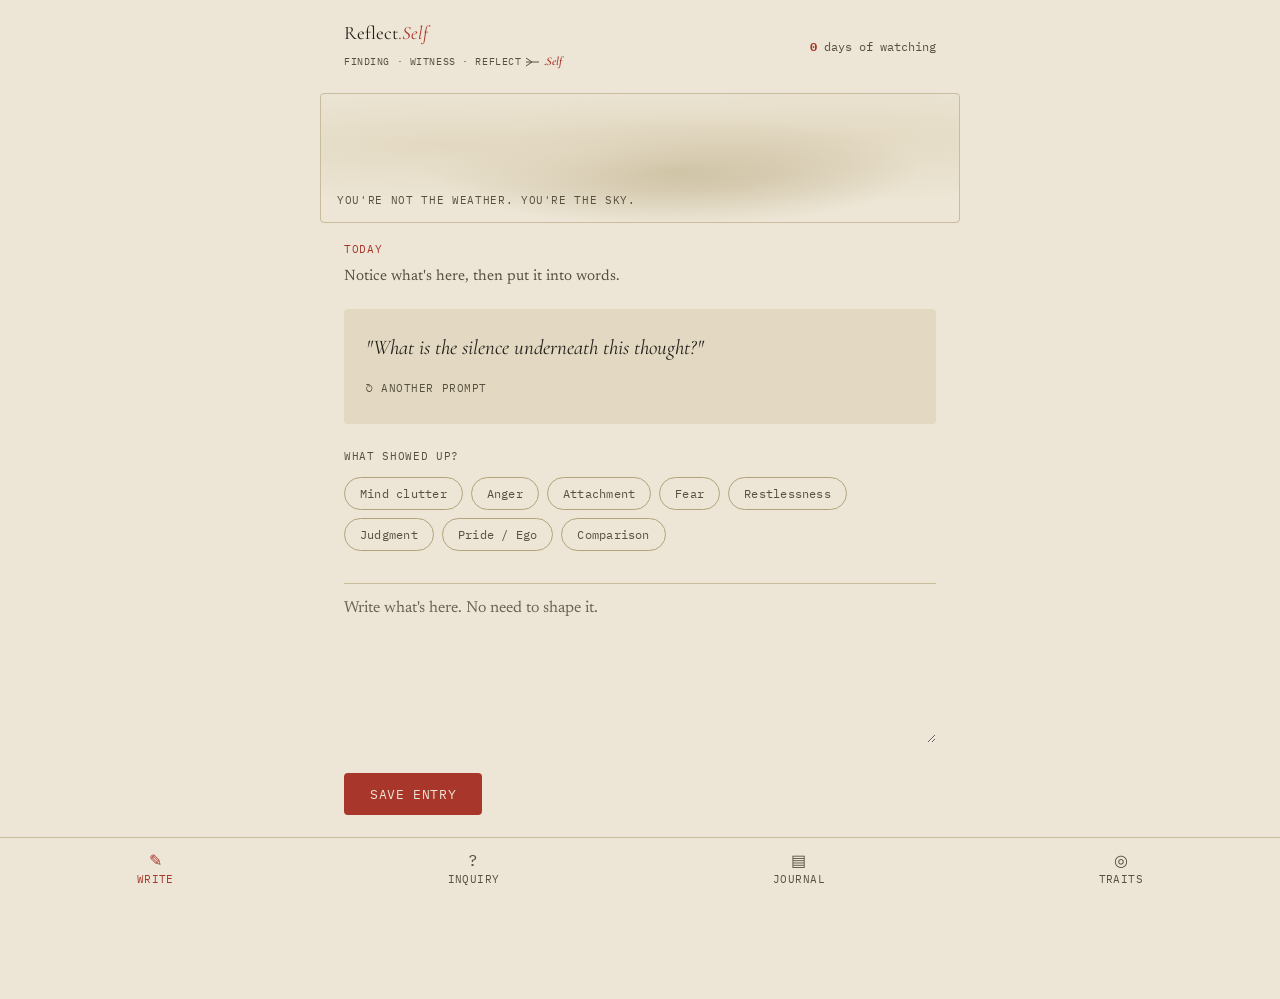
<file: journal/index.html>
<!doctype html>
<html lang="en">
<head>
<meta charset="utf-8">
<meta name="viewport" content="width=device-width, initial-scale=1">
<title>Reflect.Self — Finding the .Self</title>

<!--
  NOTE ON THIS FILE
  Static UI reconstruction of journal.findingtheself.app, rebuilt from the live site's rendered
  screens (Write / Inquiry / Journal / Traits) and its own design tokens. The live journal is backed
  by Supabase (confirmed: it loads @supabase/supabase-js from a CDN) for saving entries, the streak
  count, and traits — this reconstruction does NOT have that wired up, since no Supabase project
  URL or key was available to this session. To keep this shell useful on its own, entries/traits
  save to the browser's localStorage instead — every "TODO: Supabase" comment below marks where
  real persistence should replace that once you connect your Supabase project.

  REBRAND PASS: renamed in-UI to Reflect.Self (the journal's name in the .Self system —
  see /self-system.html) and refined copy throughout so the app reads as witnessing/noticing
  practice, not generic self-improvement tracking. Nothing structural changed — same four
  screens, same data model, same TODO: Supabase markers.
-->

<link rel="preconnect" href="https://fonts.googleapis.com">
<link rel="stylesheet" href="https://fonts.googleapis.com/css2?family=Cormorant+Garamond:ital,wght@0,500;0,600;1,500&family=Newsreader:ital,wght@0,400;0,500&family=IBM+Plex+Mono:wght@400;500&display=swap">

<style>
  :root {
    --paper: #EDE6D6;
    --paper-raised: #E3D9C2;
    --ink: #221F1A;
    --ink-soft: #57503F;
    --ink-faint: #6B6355; /* corrected from live #8C8271, which fails WCAG AA — see ui-audit doc */
    --seal: #A8362A;
    --seal-soft: #8F2E24;
    --line: #C9BC9C;
    --line-strong: #B3A37C;
  }
  @media (prefers-color-scheme: dark) {
    :root:not([data-theme="light"]) {
      --paper: #1A1712; --paper-raised: #221D16; --ink: #ECE3D0; --ink-soft: #C2B79C;
      --ink-faint: #93896E; --seal: #D9836A; --seal-soft: #E79C85; --line: #3C3527; --line-strong: #4D4531;
    }
  }
  * { box-sizing: border-box; }
  body {
    margin: 0; background: var(--paper); color: var(--ink);
    font-family: "Newsreader", Georgia, serif; line-height: 1.6; -webkit-font-smoothing: antialiased;
    padding-bottom: 84px; /* room for the fixed tab bar */
  }
  h1, h2, h3 { font-family: "Cormorant Garamond", serif; font-weight: 600; margin: 0; }
  .mono { font-family: "IBM Plex Mono", ui-monospace, monospace; text-transform: uppercase; letter-spacing: 0.06em; }
  a { color: var(--seal); }
  button:focus-visible, input:focus-visible, textarea:focus-visible { outline: 2px solid var(--seal); outline-offset: 2px; }

  header.top {
    display: flex; align-items: center; justify-content: space-between;
    padding: 18px 24px; max-width: 640px; margin: 0 auto;
  }
  .wordmark { font-family: "Cormorant Garamond", serif; font-size: 19px; }
  .wordmark em { color: var(--seal); font-style: italic; }
  .wordmark .dot { color: var(--seal); }
  .wordmark-sub { font-size: 9.5px; color: var(--ink-soft); margin-top: 3px; }
  .wordmark-sub.self-lockup { display: inline-flex; align-items: center; gap: 5px; text-decoration: none; margin-top: 4px; }
  .wordmark-sub.self-lockup .lk-names { white-space: nowrap; }
  .wordmark-sub.self-lockup svg { flex-shrink: 0; display: block; }
  .wordmark-sub.self-lockup .lk-mark { font-family: "Cormorant Garamond", serif; font-style: italic; font-weight: 600; font-size: 12px; color: var(--seal); text-transform: none; letter-spacing: 0; }
  .wordmark-sub.self-lockup .lk-mark .dot { font-style: normal; }
  .streak { font-family: "IBM Plex Mono", monospace; font-size: 12px; color: var(--ink-soft); text-align: right; }
  .streak b { color: var(--seal); }
  .screen-intro { color: var(--ink-soft); font-size: 15px; margin: -4px 0 20px; }

  .cloud-header {
    max-width: 640px; margin: 0 auto 18px; height: 130px; border-radius: 4px; overflow: hidden;
    position: relative; background:
      radial-gradient(ellipse at 20% 40%, var(--paper-raised) 0%, transparent 55%),
      radial-gradient(ellipse at 55% 60%, var(--line) 0%, transparent 50%),
      radial-gradient(ellipse at 80% 35%, var(--paper-raised) 0%, transparent 55%),
      var(--paper);
    border: 1px solid var(--line);
  }
  .cloud-header span {
    position: absolute; left: 16px; bottom: 12px; font-family: "IBM Plex Mono", monospace;
    font-size: 11px; letter-spacing: 0.06em; text-transform: uppercase; color: var(--ink-soft);
  }

  main { max-width: 640px; margin: 0 auto; padding: 0 24px; }
  .screen { display: none; }
  .screen.active { display: block; }

  .section-label { font-family: "IBM Plex Mono", monospace; font-size: 11px; letter-spacing: 0.06em; text-transform: uppercase; color: var(--seal); margin-bottom: 10px; }

  .prompt-card {
    background: var(--paper-raised); border-radius: 4px; padding: 22px; margin-bottom: 24px;
  }
  .prompt-card .q { font-family: "Cormorant Garamond", serif; font-style: italic; font-size: 21px; margin-bottom: 12px; }
  .prompt-card .another {
    background: none; border: none; cursor: pointer; padding: 0;
    font-family: "IBM Plex Mono", monospace; font-size: 11px; letter-spacing: 0.05em; text-transform: uppercase; color: var(--ink-soft);
  }

  .field-label { font-family: "IBM Plex Mono", monospace; font-size: 11px; letter-spacing: 0.06em; text-transform: uppercase; color: var(--ink-soft); margin: 20px 0 12px; }

  .chip-row { display: flex; gap: 8px; flex-wrap: wrap; margin-bottom: 20px; }
  .chip {
    font-family: "IBM Plex Mono", monospace; font-size: 11.5px; letter-spacing: 0.02em;
    color: var(--ink-soft); background: none; border: 1px solid var(--line-strong); border-radius: 999px;
    padding: 8px 15px; cursor: pointer;
  }
  .chip.selected { color: var(--paper); background: var(--seal); border-color: var(--seal); }

  textarea, .entry-textarea {
    width: 100%; min-height: 160px; resize: vertical; border: none; border-top: 1px solid var(--line);
    background: transparent; color: var(--ink); font-family: "Newsreader", serif; font-size: 16px;
    padding: 16px 0 0; margin-top: 12px;
  }
  textarea::placeholder { color: var(--ink-faint); }

  .btn {
    font-family: "IBM Plex Mono", monospace; font-size: 12.5px; letter-spacing: 0.05em; text-transform: uppercase;
    background: var(--seal); color: var(--paper); border: none; border-radius: 4px; padding: 13px 26px;
    cursor: pointer; margin-top: 20px;
  }
  .btn:disabled { opacity: 0.5; cursor: not-allowed; }

  .inquiry-counter { font-family: "IBM Plex Mono", monospace; font-size: 11px; color: var(--ink-soft); margin-bottom: 8px; }
  .inquiry-row { display: flex; align-items: center; justify-content: space-between; gap: 16px; flex-wrap: wrap; }

  .empty-state { text-align: center; padding: 60px 20px; color: var(--ink-soft); }
  .empty-state .tag { font-family: "IBM Plex Mono", monospace; font-size: 11px; letter-spacing: 0.06em; text-transform: uppercase; color: var(--seal); margin-bottom: 10px; }
  .empty-state .line { font-family: "Cormorant Garamond", serif; font-style: italic; font-size: 19px; }

  .trait-row { padding: 16px 0; border-top: 1px solid var(--line); display: flex; justify-content: space-between; align-items: baseline; gap: 12px; }
  .trait-row:first-of-type { border-top: none; }
  .trait-row .name { font-family: "Cormorant Garamond", serif; font-size: 19px; }
  .trait-row .q { display: block; font-style: italic; color: var(--ink-soft); font-size: 14.5px; margin-top: 4px; }
  .trait-row button.remove { background: none; border: none; color: var(--ink-faint); font-family: "IBM Plex Mono", monospace; font-size: 10.5px; letter-spacing: 0.05em; text-transform: uppercase; cursor: pointer; }

  .journal-entry { padding: 16px 0; border-top: 1px solid var(--line); }
  .journal-entry .meta { font-family: "IBM Plex Mono", monospace; font-size: 11px; color: var(--ink-soft); margin-bottom: 6px; }

  nav.tabbar {
    position: fixed; bottom: 0; left: 0; right: 0; background: var(--paper);
    border-top: 1px solid var(--line); display: flex; justify-content: space-around; padding: 10px 0;
  }
  nav.tabbar button {
    background: none; border: none; display: flex; flex-direction: column; align-items: center; gap: 4px;
    color: var(--ink-soft); font-family: "IBM Plex Mono", monospace; font-size: 10.5px; letter-spacing: 0.04em; text-transform: uppercase;
    cursor: pointer; padding: 4px 10px;
  }
  nav.tabbar button.active { color: var(--seal); }
  nav.tabbar .glyph { font-size: 16px; line-height: 1; }

  footer.app-footer {
    max-width: 640px; margin: 36px auto 0; padding: 20px 24px 0; border-top: 1px solid var(--line);
    color: var(--ink-faint); font-size: 12px; text-align: center;
  }
  footer.app-footer a { color: var(--ink-faint); text-decoration: underline; }
  footer.app-footer em { color: var(--seal); font-style: italic; }
</style>
</head>
<body>

<header class="top">
  <div>
    <div class="wordmark">Reflect<span class="dot">.</span><em>Self</em></div>
    <a class="wordmark-sub self-lockup mono" href="https://findingtheself.app/self-system.html" aria-label="Part of the .Self system — Finding the .Self, Witness.Self, and Reflect.Self">
      <span class="lk-names">Finding · Witness · Reflect</span>
      <svg width="13" height="10" viewBox="0 0 13 10" aria-hidden="true"><path d="M0,1 L6,5 M0,5 L6,5 M0,9 L6,5 M6,5 L13,5" fill="none" stroke="currentColor" stroke-width="1"/></svg>
      <span class="lk-mark"><span class="dot">.</span>Self</span>
    </a>
  </div>
  <div class="streak"><b id="streakCount">0</b> days of watching</div>
</header>

<div class="cloud-header"><span>you're not the weather. you're the sky.</span></div>

<main>

  <!-- ===== WRITE ===== -->
  <section class="screen active" id="screen-write">
    <div class="section-label">Today</div>
    <p class="screen-intro">Notice what's here, then put it into words.</p>
    <div class="prompt-card">
      <div class="q" id="writePrompt">"What is the silence underneath this thought?"</div>
      <button class="another" type="button" id="anotherPromptBtn">↻ Another prompt</button>
    </div>

    <div class="field-label">What showed up?</div>
    <div class="chip-row" id="writeChips">
      <!-- populated by JS from TRAITS list below, so Write and Traits always match -->
    </div>

    <textarea id="writeEntry" placeholder="Write what's here. No need to shape it."></textarea>
    <div>
      <button class="btn" id="saveEntryBtn" type="button">Save entry</button>
    </div>
  </section>

  <!-- ===== INQUIRY ===== -->
  <section class="screen" id="screen-inquiry">
    <div class="section-label">Self-Inquiry</div>
    <h2 style="font-size:26px; margin-bottom:14px;">Who am I?</h2>
    <p style="color:var(--ink-soft); margin-bottom:20px;">Ramana Maharshi's practice, and the old Vedantic method behind it — <em style="color:var(--seal); font-style:italic;">neti neti</em>, "not this, not this." You're not looking for a clever answer. You keep discarding what you're not, one thing at a time, until only the asking is left — and whatever's left is what was watching all along. Nisargadatta Maharaj called that plain sense of being <em style="color:var(--seal); font-style:italic;">I Am</em> — not a thought about yourself, just the fact of being, before any story gets added to it. The last few questions here point there.</p>

    <div class="prompt-card">
      <div class="inquiry-counter mono" id="inquiryCounter">1 of 13</div>
      <div class="inquiry-row">
        <div class="q" id="inquiryQ">Ask it plainly: who am I?</div>
      </div>
      <button class="btn" id="inquiryNextBtn" type="button" style="margin-top:16px;">Next</button>
    </div>

    <div class="field-label">What came up? (optional)</div>
    <textarea id="inquiryReflection" placeholder="Write anything that surfaced — or leave it blank and just sit with it."></textarea>
    <div>
      <button class="btn" id="saveReflectionBtn" type="button">Save reflection</button>
    </div>
  </section>

  <!-- ===== JOURNAL ===== -->
  <section class="screen" id="screen-journal">
    <div class="section-label">Patterns</div>
    <p style="color:var(--ink-soft); margin-bottom:24px;">Not a scoreboard — a record of what you've actually noticed. Tag a characteristic in an entry and it collects here, so you can watch what keeps showing up without needing to fix it yet.</p>

    <div class="section-label">Entries</div>
    <div id="entriesList">
      <div class="empty-state">
        <div class="tag">Nothing yet</div>
        <div class="line">Your first entry will sit here.</div>
      </div>
    </div>
  </section>

  <!-- ===== TRAITS ===== -->
  <section class="screen" id="screen-traits">
    <div class="section-label">Characteristics &amp; Pointers</div>
    <p style="color:var(--ink-soft); font-size:15px; margin-bottom:20px;">These aren't flaws to fix. Each one is a pattern worth watching — the question beside it is there to help you notice it a little sooner next time.</p>
    <div id="traitsList"></div>
  </section>

</main>

<footer class="app-footer">
  <p>Reflect.Self is part of <a href="https://findingtheself.app/self-system.html">the .Self system</a> — journaling as <em>vimarśa</em>, awareness reflecting on itself.</p>
</footer>

<nav class="tabbar" aria-label="Journal sections">
  <button class="tab active" data-screen="write" type="button"><span class="glyph">✎</span>Write</button>
  <button class="tab" data-screen="inquiry" type="button"><span class="glyph">?</span>Inquiry</button>
  <button class="tab" data-screen="journal" type="button"><span class="glyph">▤</span>Journal</button>
  <button class="tab" data-screen="traits" type="button"><span class="glyph">◎</span>Traits</button>
</nav>

<script>
(function () {
  // ---------------------------------------------------------------------
  // Data — verified from the live site (traits list, prompts, inquiry Q1).
  // TODO: Supabase — replace the localStorage calls below with real reads/
  // writes to your Supabase project once you have its URL + anon key.
  //   npm i @supabase/supabase-js   (or the CDN build, as the live site does)
  //   const supabase = createClient(SUPABASE_URL, SUPABASE_ANON_KEY)
  // ---------------------------------------------------------------------
  var TRAITS = [
    { name: "Mind clutter", q: "Is this thought about right now, or about the past or future?" },
    { name: "Anger", q: "What does this anger want to protect?" },
    { name: "Attachment", q: "What am I afraid to lose here?" },
    { name: "Fear", q: "Is this fear about now, or about something that hasn't happened?" },
    { name: "Restlessness", q: "What am I trying to get away from by moving?" },
    { name: "Judgment", q: "What does this judgment say about what I value?" },
    { name: "Pride / Ego", q: "Who is it that needs to be right here?" },
    { name: "Comparison", q: "Who am I measuring myself against, and why them?" }
    // NOTE: the live "Write" screen showed a 9th chip, "Avoidance," that this session
    // didn't capture a reflective question for — add it here once you have it.
  ];

  var WRITE_PROMPTS = [
    "What is the silence underneath this thought?",
    "What are you avoiding looking at right now?",
    "If no one were watching, what would you say?",
    "What's asking the question \"who am I\"?",
    "What noticed this, before you had a word for it?",
    "What's left of \"I am\" once you take away everything you've added to it?",
    "Before you called yourself anything, what did it feel like just to be?",
    "Can you rest in \"I am,\" just for a moment, without finishing the sentence?"
  ];

  var INQUIRY_QUESTIONS = [
    "Ask it plainly: who am I?",
    "Are you the body, or the one aware of the body?",
    "Are you the thought, or the one aware of the thought?",
    "Strip away your name. What's left?",
    "Strip away your history. What's left?",
    "Strip away your roles. What's left?",
    "Is the one asking \"who am I\" separate from what it's looking for?",
    "What was true of you before you had a name for it?",
    "Who is it that wants an answer?",
    "Sit with the question, without reaching for a reply. What's here?",
    "Whatever answered \"what's here\" — did you find it, or is it what was doing the finding?",
    "You don't have to keep looking. Can you rest as the plain sense \"I am,\" before it turns into \"I am this\" or \"I am that\"?",
    "Stay there a little longer than feels necessary. Not answering anymore — just being it."
  ];

  function load(key, fallback) {
    try { var v = localStorage.getItem(key); return v ? JSON.parse(v) : fallback; }
    catch (e) { return fallback; }
  }
  function save(key, value) {
    try { localStorage.setItem(key, JSON.stringify(value)); } catch (e) {}
  }

  // ---- Tab switching ----
  var tabs = document.querySelectorAll('.tab');
  var screens = document.querySelectorAll('.screen');
  tabs.forEach(function (tab) {
    tab.addEventListener('click', function () {
      tabs.forEach(function (t) { t.classList.remove('active'); });
      screens.forEach(function (s) { s.classList.remove('active'); });
      tab.classList.add('active');
      document.getElementById('screen-' + tab.dataset.screen).classList.add('active');
      if (tab.dataset.screen === 'traits') renderTraits();
      if (tab.dataset.screen === 'journal') renderEntries();
    });
  });

  // ---- Days watched ----
  // A total count of distinct days you've shown up — not a consecutive-day streak.
  // Missing a day doesn't cost you anything; there's nothing here to break.
  // TODO: Supabase — once entries/reflections live in Supabase, do this as a
  // COUNT(DISTINCT date_trunc('day', created_at)) query instead of scanning localStorage.
  function daysWatchedCount() {
    var days = new Set();
    load('fts_entries', []).forEach(function (e) { days.add(new Date(e.date).toDateString()); });
    load('fts_reflections', []).forEach(function (r) { days.add(new Date(r.date).toDateString()); });
    return days.size;
  }
  function renderDaysWatched() {
    document.getElementById('streakCount').textContent = daysWatchedCount();
  }
  renderDaysWatched();

  // ---- Write screen ----
  var chipRow = document.getElementById('writeChips');
  var selectedChips = new Set();
  TRAITS.forEach(function (t) {
    var chip = document.createElement('button');
    chip.className = 'chip'; chip.type = 'button'; chip.textContent = t.name;
    chip.addEventListener('click', function () {
      chip.classList.toggle('selected');
      if (selectedChips.has(t.name)) selectedChips.delete(t.name); else selectedChips.add(t.name);
    });
    chipRow.appendChild(chip);
  });

  var promptIndex = 0;
  document.getElementById('anotherPromptBtn').addEventListener('click', function () {
    promptIndex = (promptIndex + 1) % WRITE_PROMPTS.length;
    document.getElementById('writePrompt').textContent = '"' + WRITE_PROMPTS[promptIndex] + '"';
  });

  document.getElementById('saveEntryBtn').addEventListener('click', function () {
    var text = document.getElementById('writeEntry').value.trim();
    if (!text) return;
    var entries = load('fts_entries', []);
    entries.unshift({ date: new Date().toISOString(), text: text, tags: Array.from(selectedChips) });
    save('fts_entries', entries);
    renderDaysWatched();
    document.getElementById('writeEntry').value = '';
    selectedChips.clear();
    chipRow.querySelectorAll('.chip').forEach(function (c) { c.classList.remove('selected'); });
  });

  // ---- Inquiry screen ----
  var inquiryIndex = 0;
  function renderInquiry() {
    document.getElementById('inquiryCounter').textContent = (inquiryIndex + 1) + ' of ' + INQUIRY_QUESTIONS.length;
    document.getElementById('inquiryQ').textContent = INQUIRY_QUESTIONS[inquiryIndex];
  }
  document.getElementById('inquiryNextBtn').addEventListener('click', function () {
    inquiryIndex = (inquiryIndex + 1) % INQUIRY_QUESTIONS.length;
    renderInquiry();
  });
  document.getElementById('saveReflectionBtn').addEventListener('click', function () {
    var text = document.getElementById('inquiryReflection').value.trim();
    var reflections = load('fts_reflections', []);
    reflections.unshift({ date: new Date().toISOString(), question: INQUIRY_QUESTIONS[inquiryIndex], text: text });
    save('fts_reflections', reflections);
    renderDaysWatched();
    document.getElementById('inquiryReflection').value = '';
  });
  renderInquiry();

  // ---- Journal screen ----
  function renderEntries() {
    var entries = load('fts_entries', []);
    var el = document.getElementById('entriesList');
    if (entries.length === 0) {
      el.innerHTML = '<div class="empty-state"><div class="tag">Nothing yet</div><div class="line">Your first entry will sit here.</div></div>';
      return;
    }
    el.innerHTML = entries.map(function (e) {
      var d = new Date(e.date);
      return '<div class="journal-entry"><div class="meta">' + d.toLocaleDateString() +
        (e.tags && e.tags.length ? ' · ' + e.tags.join(', ') : '') + '</div><div>' +
        e.text.replace(/</g, '&lt;') + '</div></div>';
    }).join('');
  }

  // ---- Traits screen ----
  function renderTraits() {
    var el = document.getElementById('traitsList');
    el.innerHTML = TRAITS.map(function (t) {
      return '<div class="trait-row"><div><div class="name">' + t.name +
        '</div><span class="q">"' + t.q + '"</span></div><button class="remove" type="button">Remove</button></div>';
    }).join('');
  }
  renderTraits();
})();
</script>
</body>
</html>
</file>
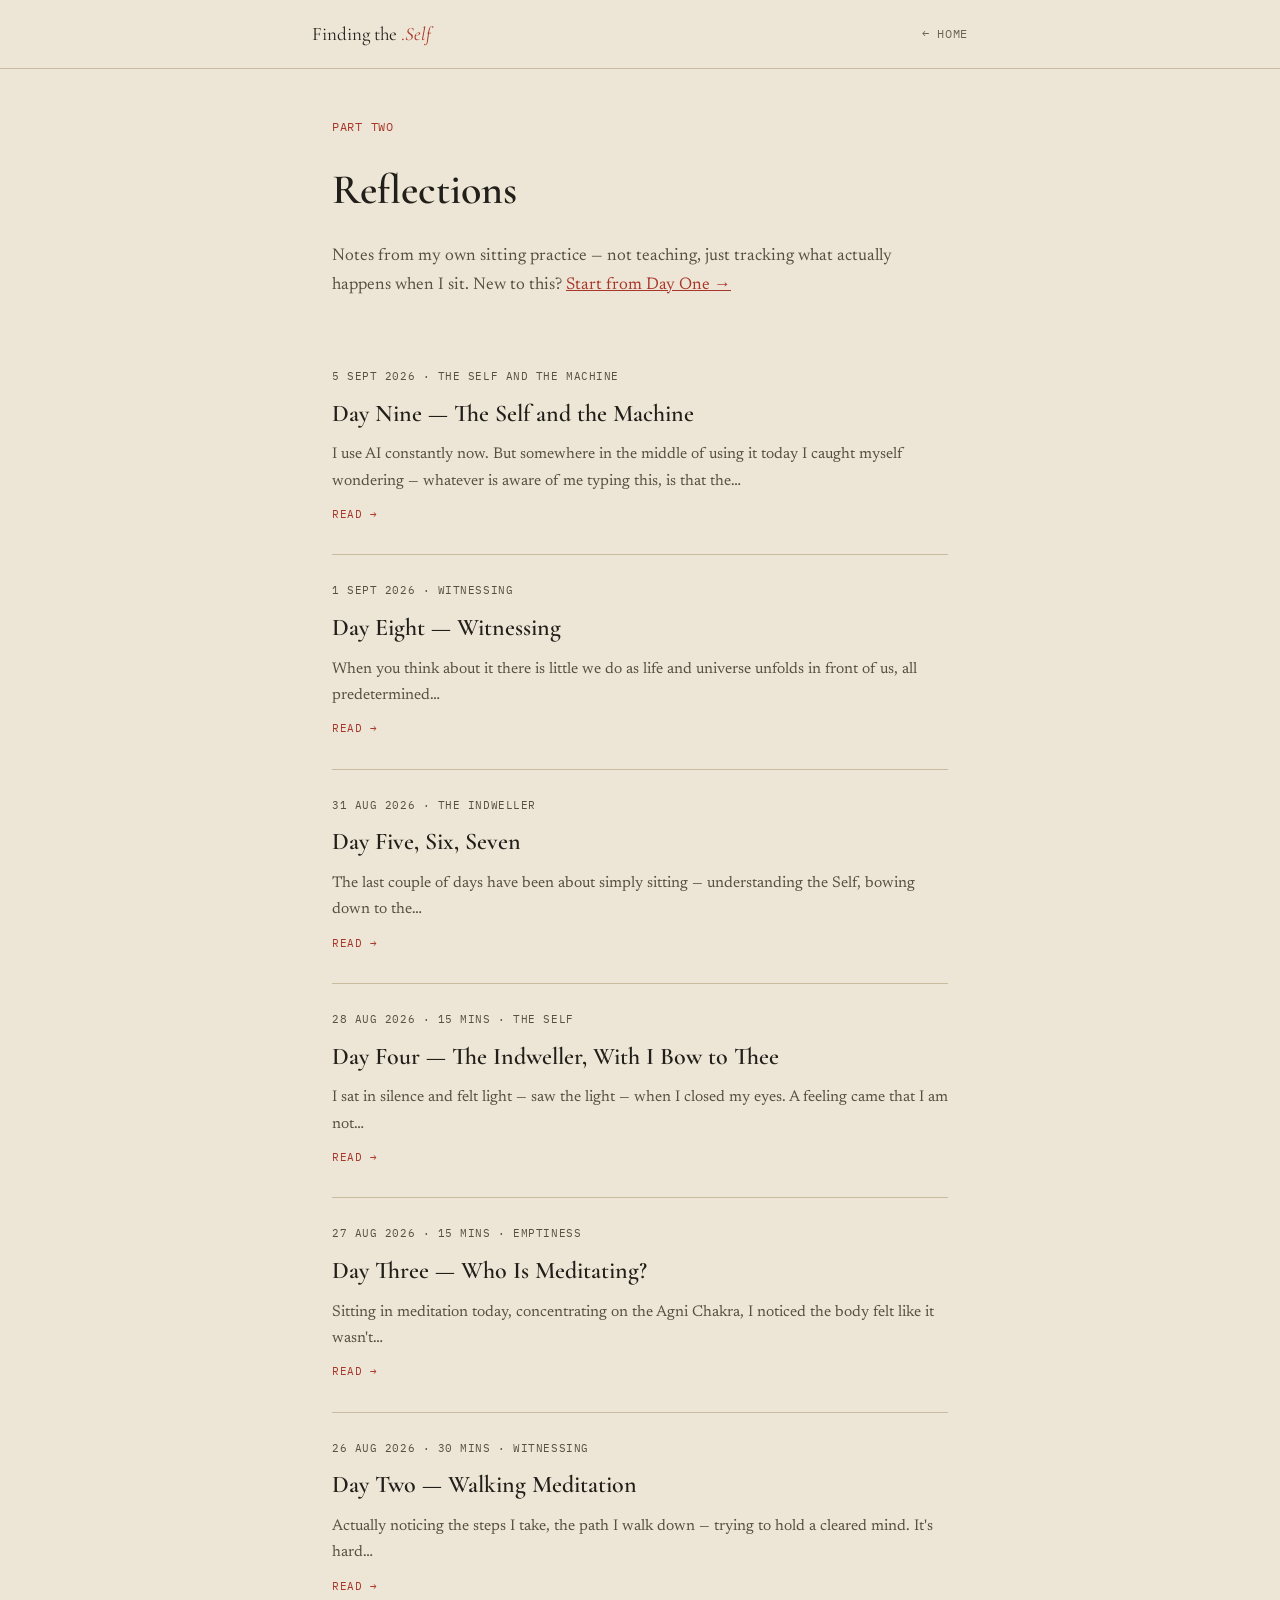
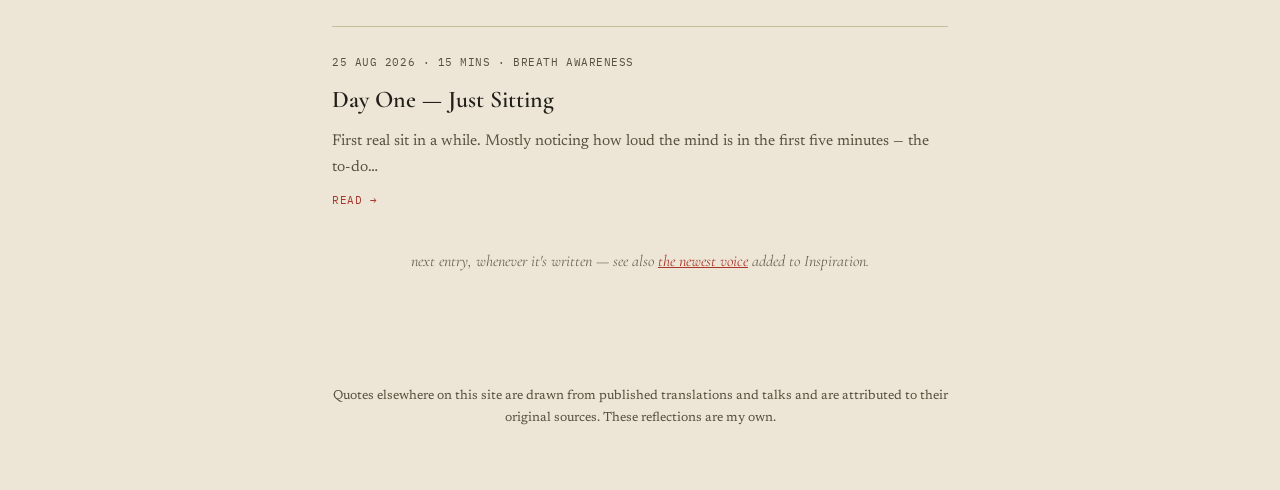
<file: reflections/index.html>
<!doctype html>
<html lang="en">
<head>
<meta charset="utf-8">
<meta name="viewport" content="width=device-width, initial-scale=1">
<title>Reflections — Finding the .Self</title>
<meta name="description" content="Notes from my own sitting practice — not teaching, just tracking what actually happens when I sit.">
<link rel="preconnect" href="https://fonts.googleapis.com">
<link rel="stylesheet" href="https://fonts.googleapis.com/css2?family=Cormorant+Garamond:ital,wght@0,500;0,600;1,500&family=Newsreader:ital,wght@0,400;0,500;1,400&family=IBM+Plex+Mono:wght@400;500&display=swap">
<link rel="stylesheet" href="reflections.css">
</head>
<body>

<a class="skip-link" href="#main">Skip to content</a>

<header class="rail">
  <div class="rail-inner">
    <a class="rail-mark" href="../index.html">Finding the <span class="dot">.</span><em>Self</em></a>
    <a class="rail-back mono" href="../index.html">← Home</a>
  </div>
</header>

<main id="main">
  <span class="eyebrow mono">Part Two</span>
  <h1 class="page-title">Reflections</h1>
  <p class="page-intro">Notes from my own sitting practice — not teaching, just tracking what actually happens when I sit. New to this? <a href="day-one-just-sitting.html">Start from Day One →</a></p>

  <div class="reflection-list">

    <a class="reflection-card" href="day-nine-the-self-and-the-machine.html">
      <div class="meta">5 Sept 2026 · The Self and the Machine</div>
      <h2>Day Nine — The Self and the Machine</h2>
      <p>I use AI constantly now. But somewhere in the middle of using it today I caught myself wondering — whatever is aware of me typing this, is that the…</p>
      <span class="read">Read →</span>
    </a>

    <a class="reflection-card" href="day-eight-witnessing.html">
      <div class="meta">1 Sept 2026 · Witnessing</div>
      <h2>Day Eight — Witnessing</h2>
      <p>When you think about it there is little we do as life and universe unfolds in front of us, all predetermined…</p>
      <span class="read">Read →</span>
    </a>

    <a class="reflection-card" href="day-five-six-seven.html">
      <div class="meta">31 Aug 2026 · The Indweller</div>
      <h2>Day Five, Six, Seven</h2>
      <p>The last couple of days have been about simply sitting — understanding the Self, bowing down to the…</p>
      <span class="read">Read →</span>
    </a>

    <a class="reflection-card" href="day-four-the-indweller.html">
      <div class="meta">28 Aug 2026 · 15 mins · The Self</div>
      <h2>Day Four — The Indweller, With I Bow to Thee</h2>
      <p>I sat in silence and felt light — saw the light — when I closed my eyes. A feeling came that I am not…</p>
      <span class="read">Read →</span>
    </a>

    <a class="reflection-card" href="day-three-who-is-meditating.html">
      <div class="meta">27 Aug 2026 · 15 mins · Emptiness</div>
      <h2>Day Three — Who Is Meditating?</h2>
      <p>Sitting in meditation today, concentrating on the Agni Chakra, I noticed the body felt like it wasn't…</p>
      <span class="read">Read →</span>
    </a>

    <a class="reflection-card" href="day-two-walking-meditation.html">
      <div class="meta">26 Aug 2026 · 30 mins · Witnessing</div>
      <h2>Day Two — Walking Meditation</h2>
      <p>Actually noticing the steps I take, the path I walk down — trying to hold a cleared mind. It's hard…</p>
      <span class="read">Read →</span>
    </a>

    <a class="reflection-card" href="day-one-just-sitting.html">
      <div class="meta">25 Aug 2026 · 15 mins · Breath Awareness</div>
      <h2>Day One — Just Sitting</h2>
      <p>First real sit in a while. Mostly noticing how loud the mind is in the first five minutes — the to-do…</p>
      <span class="read">Read →</span>
    </a>

  </div>

  <p class="reflection-note">next entry, whenever it's written — see also <a href="../index.html#nisargadatta">the newest voice</a> added to Inspiration.</p>
</main>

<footer class="site-footer">
  <p>Quotes elsewhere on this site are drawn from published translations and talks and are attributed to their original sources. These reflections are my own.</p>
</footer>

</body>
</html>
</file>
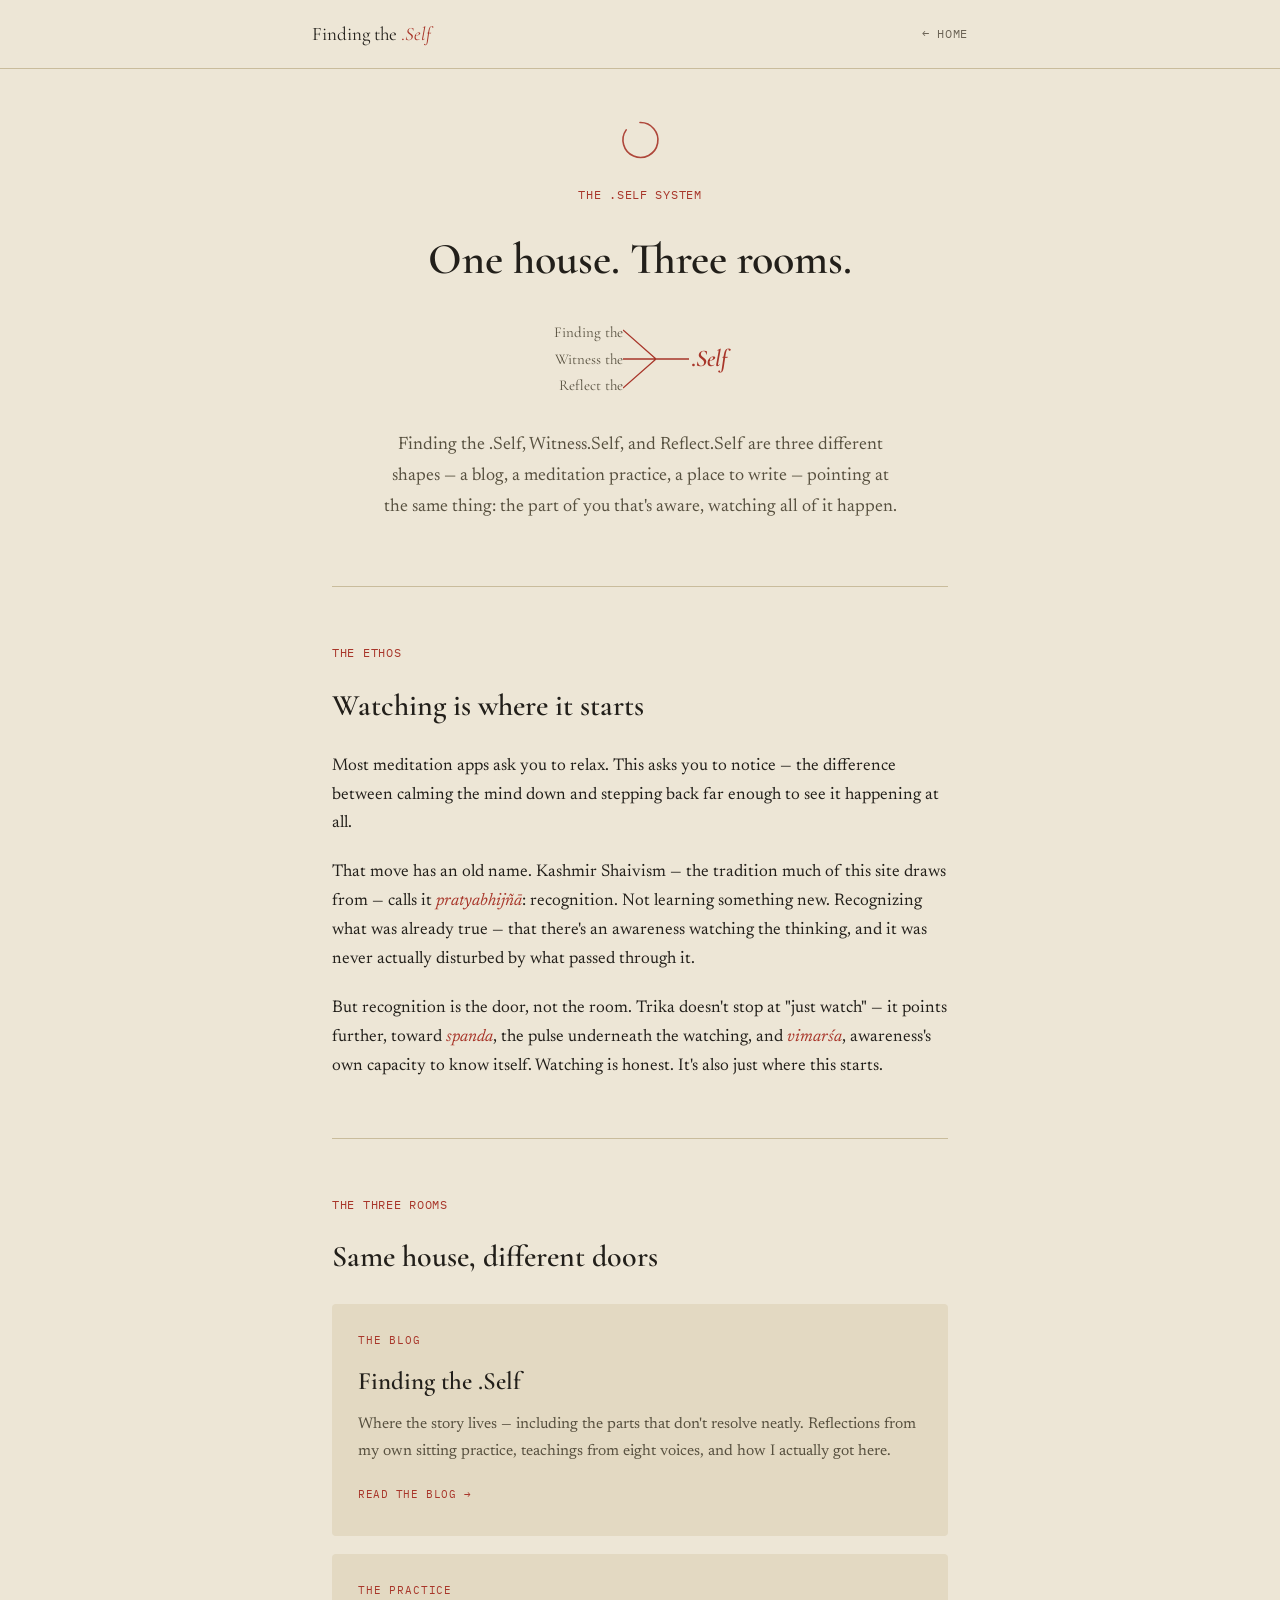
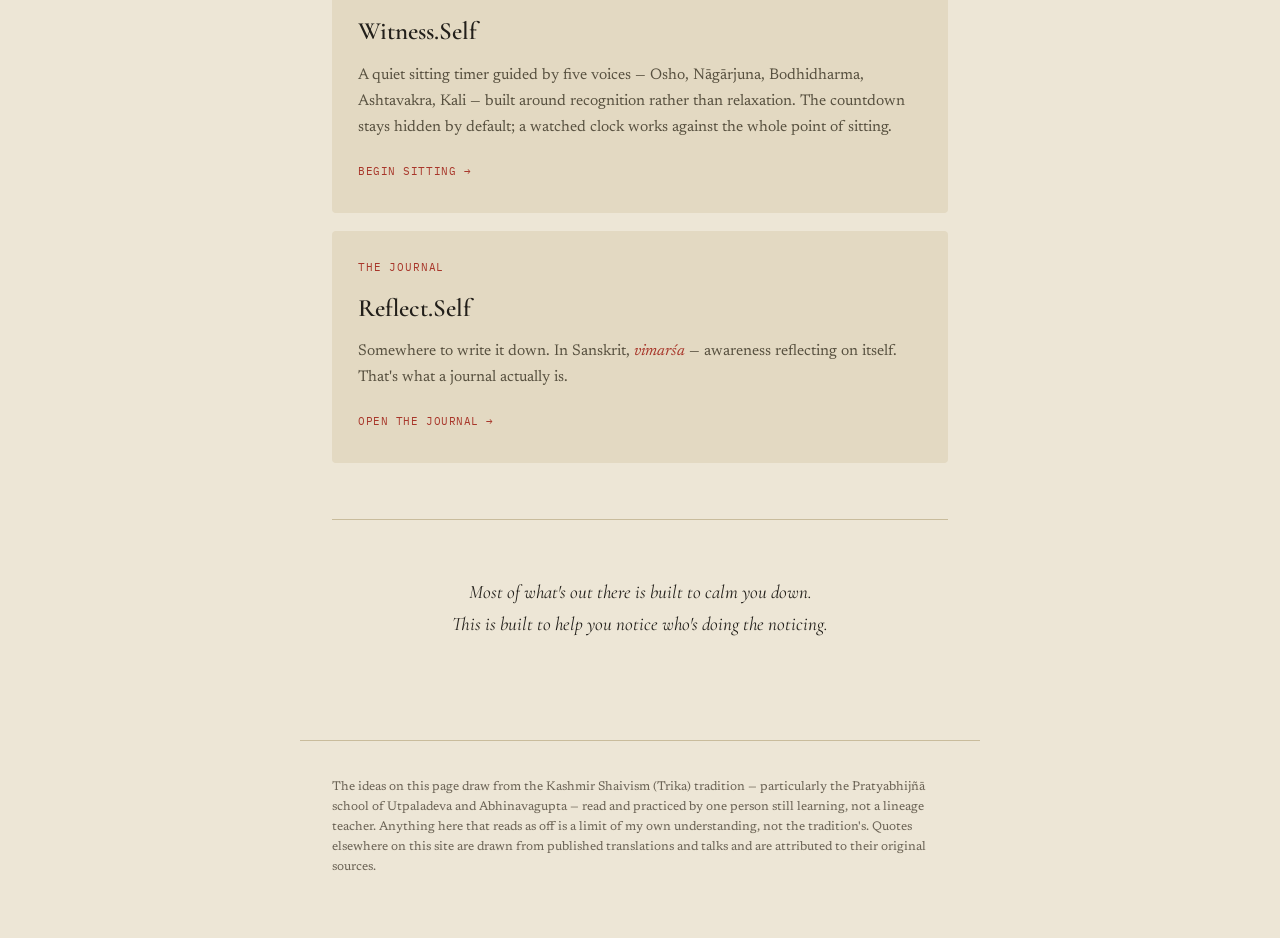
<file: self-system.html>
<!doctype html>
<html lang="en">
<head>
<meta charset="utf-8">
<meta name="viewport" content="width=device-width, initial-scale=1">
<title>The .Self System — Finding the .Self</title>
<meta name="description" content="One house, three rooms — the blog, the practice, and the page you write on, held together by one idea: watching.">
<link rel="preconnect" href="https://fonts.googleapis.com">
<link rel="stylesheet" href="https://fonts.googleapis.com/css2?family=Cormorant+Garamond:ital,wght@0,500;0,600;1,500&family=Newsreader:ital,wght@0,400;0,500;1,400&family=IBM+Plex+Mono:wght@400;500&display=swap">
<link rel="stylesheet" href="self-system.css">
</head>
<body>
<a class="skip-link" href="#main">Skip to content</a>
<header class="rail">
  <div class="rail-inner">
    <a class="rail-mark" href="index.html">Finding the <span class="dot">.</span><em>Self</em></a>
    <a class="rail-back mono" href="index.html">← Home</a>
  </div>
</header>
<main id="main">

  <div class="hero">
    <svg class="ensor" viewBox="0 0 100 100" aria-hidden="true">
      <path d="M 50 12 A 38 38 0 1 1 20 28" fill="none" stroke="var(--seal)" stroke-width="3.5" stroke-linecap="round"/>
    </svg>
    <span class="eyebrow mono">The .Self system</span>
    <h1>One house. Three rooms.</h1>
    <div class="hero-lockup" role="img" aria-label="The .Self system: Finding the .Self, Witness.Self, and Reflect.Self">
      <div class="names" aria-hidden="true"><span>Finding the</span><span>Witness the</span><span>Reflect the</span></div>
      <svg width="66" height="78" viewBox="0 0 66 78" aria-hidden="true"><path d="M0,10 L33,39 M0,39 L33,39 M0,68 L33,39 M33,39 L66,39" fill="none" stroke="var(--seal)" stroke-width="1.3"/></svg>
      <div class="self-mark" aria-hidden="true"><span class="dot">.</span><em>Self</em></div>
    </div>
    <p class="lede">Finding the .Self, Witness.Self, and Reflect.Self are three different shapes — a blog, a meditation practice, a place to write — pointing at the same thing: the part of you that's aware, watching all of it happen.</p>
  </div>

  <hr class="divider">

  <section class="ethos">
    <span class="eyebrow mono">The ethos</span>
    <h2>Watching is where it starts</h2>
    <p>Most meditation apps ask you to relax. This asks you to notice — the difference between calming the mind down and stepping back far enough to see it happening at all.</p>
    <p>That move has an old name. Kashmir Shaivism — the tradition much of this site draws from — calls it <em>pratyabhijñā</em>: recognition. Not learning something new. Recognizing what was already true — that there's an awareness watching the thinking, and it was never actually disturbed by what passed through it.</p>
    <p>But recognition is the door, not the room. Trika doesn't stop at "just watch" — it points further, toward <em>spanda</em>, the pulse underneath the watching, and <em>vimarśa</em>, awareness's own capacity to know itself. Watching is honest. It's also just where this starts.</p>
  </section>

  <hr class="divider">

  <section class="products">
    <span class="eyebrow mono">The three rooms</span>
    <h2 style="font-size:30px; margin-bottom:22px;">Same house, different doors</h2>

    <div class="product-grid">

      <div class="product-card">
        <div class="kind">The blog</div>
        <h3>Finding the .Self</h3>
        <p>Where the story lives — including the parts that don't resolve neatly. Reflections from my own sitting practice, teachings from eight voices, and how I actually got here.</p>
        <a class="go" href="index.html">Read the blog →</a>
      </div>

      <div class="product-card">
        <div class="kind">The practice</div>
        <h3>Witness.Self</h3>
        <p>A quiet sitting timer guided by five voices — Osho, Nāgārjuna, Bodhidharma, Ashtavakra, Kali — built around recognition rather than relaxation. The countdown stays hidden by default; a watched clock works against the whole point of sitting.</p>
        <a class="go" href="witness/index.html">Begin sitting →</a>
      </div>

      <div class="product-card">
        <div class="kind">The journal</div>
        <h3>Reflect.Self</h3>
        <p>Somewhere to write it down. In Sanskrit, <em>vimarśa</em> — awareness reflecting on itself. That's what a journal actually is.</p>
        <a class="go" href="journal/index.html">Open the journal →</a>
      </div>

    </div>
  </section>

  <hr class="divider">

  <section class="closing">
    <p>Most of what's out there is built to calm you down.<br>This is built to help you notice who's doing the noticing.</p>
  </section>

</main>
<footer class="site-footer">
  <p>The ideas on this page draw from the Kashmir Shaivism (Trika) tradition — particularly the Pratyabhijñā school of Utpaladeva and Abhinavagupta — read and practiced by one person still learning, not a lineage teacher. Anything here that reads as off is a limit of my own understanding, not the tradition's. Quotes elsewhere on this site are drawn from published translations and talks and are attributed to their original sources.</p>
</footer>
</body>
</html>
</file>
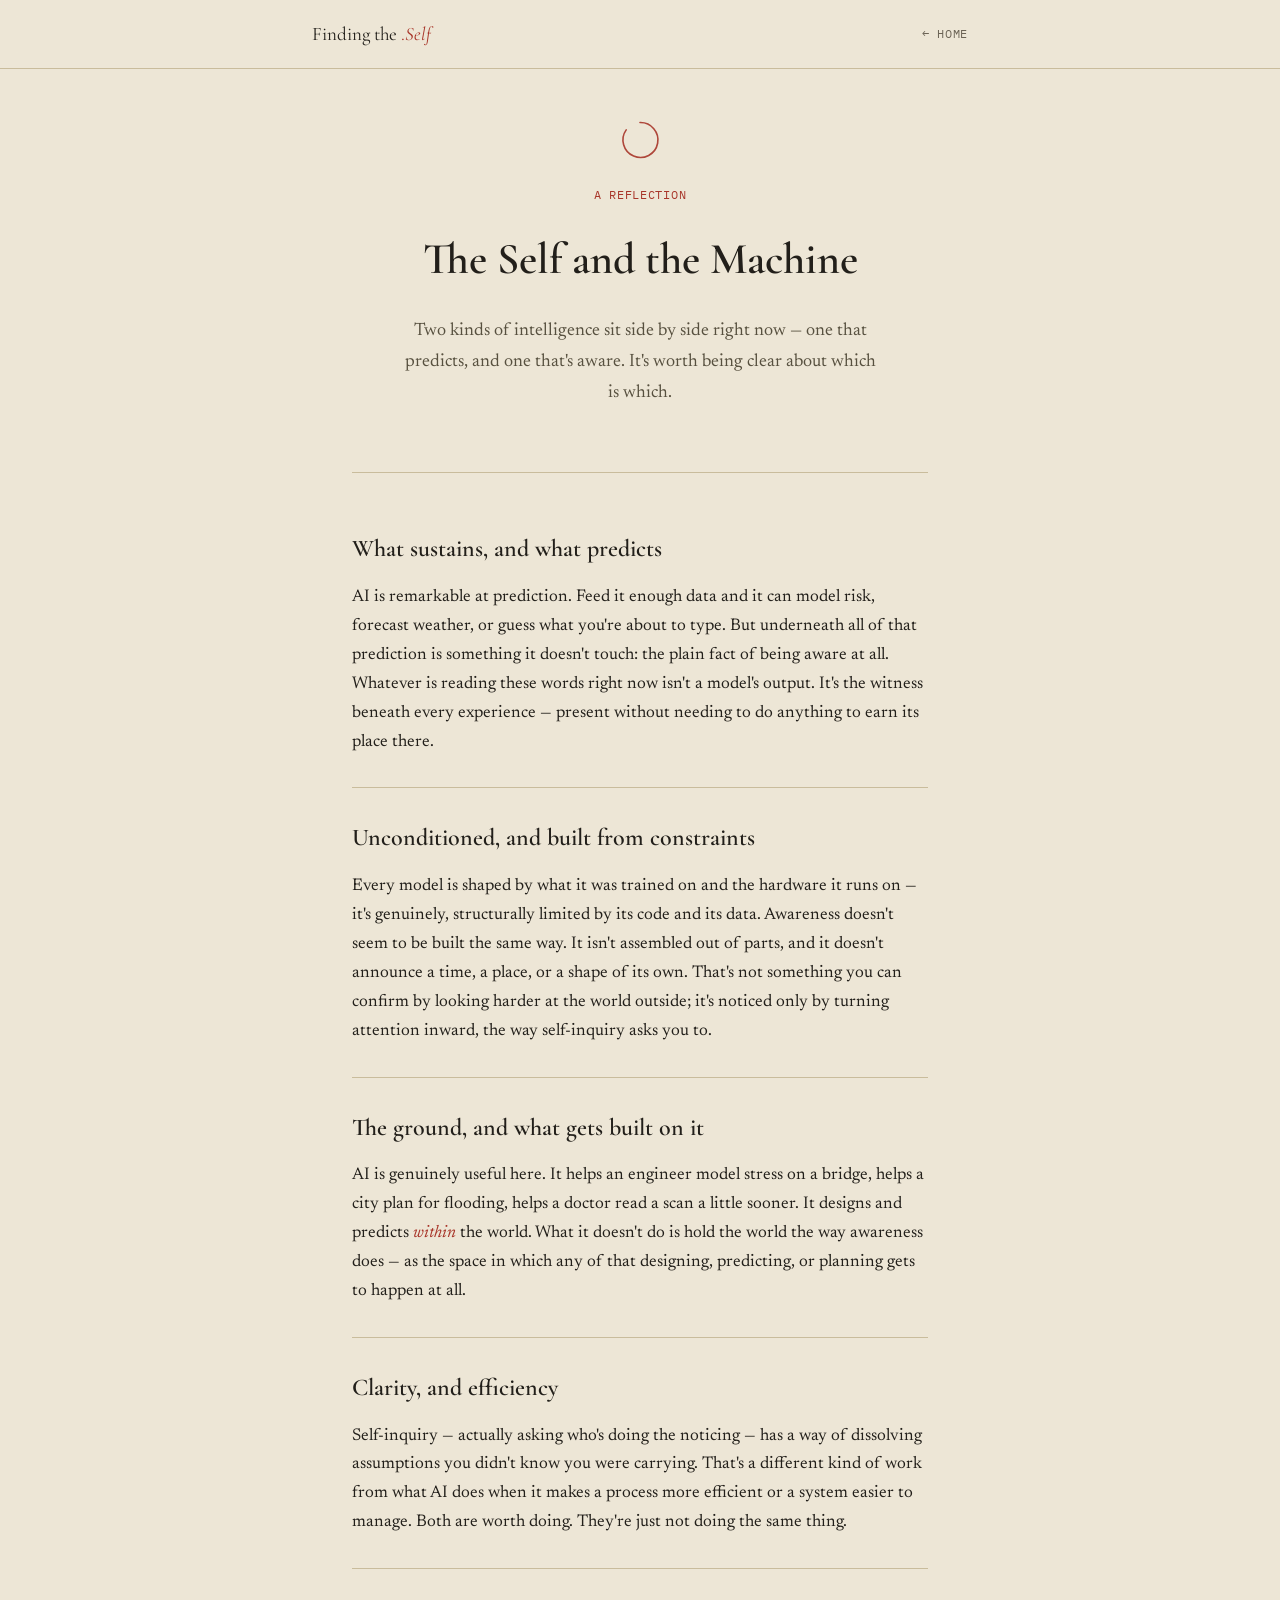
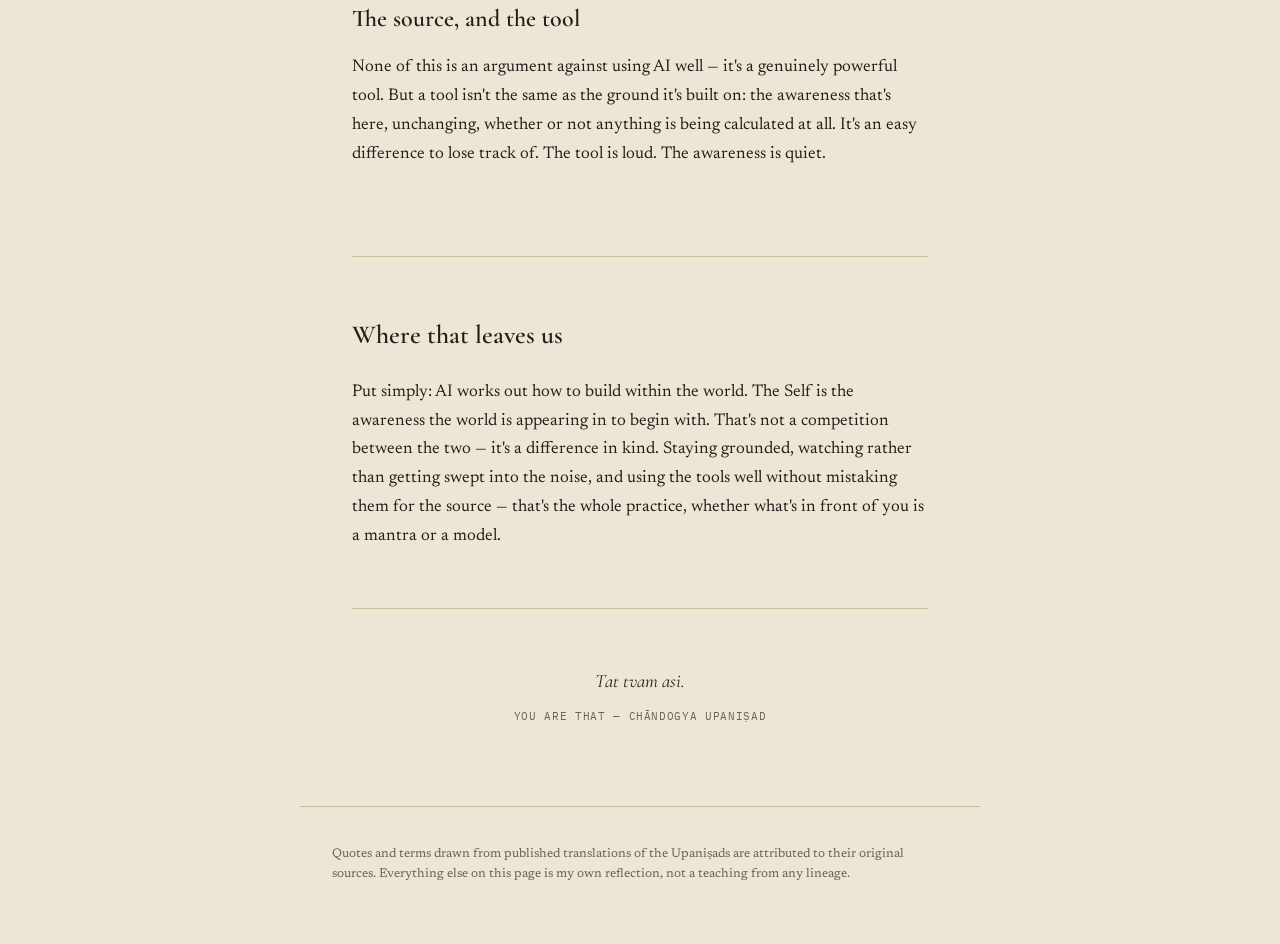
<file: the-self-and-ai.html>
<!doctype html>
<html lang="en">
<head>
<meta charset="utf-8">
<meta name="viewport" content="width=device-width, initial-scale=1">
<title>The Self and the Machine — Finding the .Self</title>
<meta name="description" content="Two kinds of intelligence, side by side: one that predicts, and one that's aware. A reflection on what AI can do, and what it can't touch.">
<link rel="preconnect" href="https://fonts.googleapis.com">
<link rel="stylesheet" href="https://fonts.googleapis.com/css2?family=Cormorant+Garamond:ital,wght@0,500;0,600;1,500;1,600&family=Newsreader:ital,wght@0,400;0,500;1,400&family=IBM+Plex+Mono:wght@400;500&display=swap">
<link rel="stylesheet" href="self-system.css">
<style>
  /* Page-specific additions — everything else comes from self-system.css */
  main { max-width: 640px; }
  .hero .eyebrow { text-align: center; }
  .hero .lede { max-width: 480px; }
  .essay h2 { font-size: 24px; margin: 0 0 14px; }
  .essay section { padding: 30px 0; border-top: 1px solid var(--line); }
  .essay section:first-of-type { border-top: none; padding-top: 0; }
  .essay p { font-size: 17px; margin: 0 0 16px; color: var(--ink); }
  .essay p:last-child { margin-bottom: 0; }
  .closing-note { text-align: center; }
  .closing-note p { font-size: 19px; font-family: "Cormorant Garamond", serif; font-style: italic; color: var(--ink); margin-bottom: 10px; }
  .closing-note .translit { display: block; font-family: "IBM Plex Mono", monospace; font-style: normal; font-size: 11px; letter-spacing: 0.06em; text-transform: uppercase; color: var(--ink-faint); }
</style>
</head>
<body>
<a class="skip-link" href="#main">Skip to content</a>
<header class="rail">
  <div class="rail-inner">
    <a class="rail-mark" href="index.html">Finding the <span class="dot">.</span><em>Self</em></a>
    <a class="rail-back mono" href="index.html">← Home</a>
  </div>
</header>
<main id="main">

  <div class="hero">
    <svg class="ensor" viewBox="0 0 100 100" aria-hidden="true">
      <path d="M 50 12 A 38 38 0 1 1 20 28" fill="none" stroke="var(--seal)" stroke-width="3.5" stroke-linecap="round"/>
    </svg>
    <span class="eyebrow mono">A reflection</span>
    <h1>The Self and the Machine</h1>
    <p class="lede">Two kinds of intelligence sit side by side right now — one that predicts, and one that's aware. It's worth being clear about which is which.</p>
  </div>

  <hr class="divider">

  <article class="essay">

    <section>
      <h2>What sustains, and what predicts</h2>
      <p>AI is remarkable at prediction. Feed it enough data and it can model risk, forecast weather, or guess what you're about to type. But underneath all of that prediction is something it doesn't touch: the plain fact of being aware at all. Whatever is reading these words right now isn't a model's output. It's the witness beneath every experience — present without needing to do anything to earn its place there.</p>
    </section>

    <section>
      <h2>Unconditioned, and built from constraints</h2>
      <p>Every model is shaped by what it was trained on and the hardware it runs on — it's genuinely, structurally limited by its code and its data. Awareness doesn't seem to be built the same way. It isn't assembled out of parts, and it doesn't announce a time, a place, or a shape of its own. That's not something you can confirm by looking harder at the world outside; it's noticed only by turning attention inward, the way self-inquiry asks you to.</p>
    </section>

    <section>
      <h2>The ground, and what gets built on it</h2>
      <p>AI is genuinely useful here. It helps an engineer model stress on a bridge, helps a city plan for flooding, helps a doctor read a scan a little sooner. It designs and predicts <em>within</em> the world. What it doesn't do is hold the world the way awareness does — as the space in which any of that designing, predicting, or planning gets to happen at all.</p>
    </section>

    <section>
      <h2>Clarity, and efficiency</h2>
      <p>Self-inquiry — actually asking who's doing the noticing — has a way of dissolving assumptions you didn't know you were carrying. That's a different kind of work from what AI does when it makes a process more efficient or a system easier to manage. Both are worth doing. They're just not doing the same thing.</p>
    </section>

    <section>
      <h2>The source, and the tool</h2>
      <p>None of this is an argument against using AI well — it's a genuinely powerful tool. But a tool isn't the same as the ground it's built on: the awareness that's here, unchanging, whether or not anything is being calculated at all. It's an easy difference to lose track of. The tool is loud. The awareness is quiet.</p>
    </section>

  </article>

  <hr class="divider">

  <section class="ethos">
    <h2 style="font-size:26px;">Where that leaves us</h2>
    <p>Put simply: AI works out how to build within the world. The Self is the awareness the world is appearing in to begin with. That's not a competition between the two — it's a difference in kind. Staying grounded, watching rather than getting swept into the noise, and using the tools well without mistaking them for the source — that's the whole practice, whether what's in front of you is a mantra or a model.</p>
  </section>

  <hr class="divider">

  <div class="closing-note">
    <p>Tat tvam asi.</p>
    <span class="translit">You are that — Chāndogya Upaniṣad</span>
  </div>

</main>
<footer class="site-footer">
  <p>Quotes and terms drawn from published translations of the Upaniṣads are attributed to their original sources. Everything else on this page is my own reflection, not a teaching from any lineage.</p>
</footer>
</body>
</html>
</file>
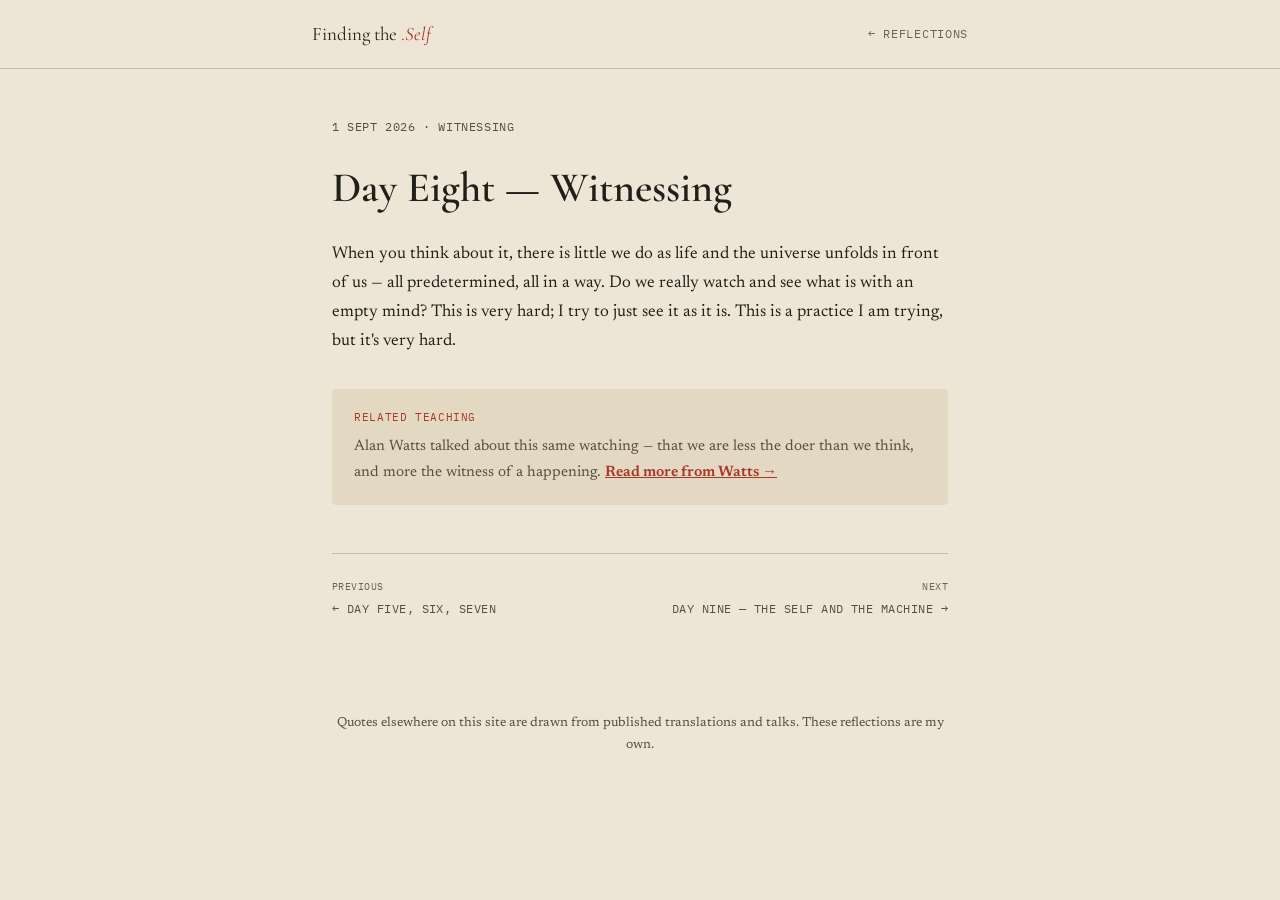
<file: reflections/day-eight-witnessing.html>
<!doctype html>
<html lang="en">
<head>
<meta charset="utf-8">
<meta name="viewport" content="width=device-width, initial-scale=1">
<title>Day Eight — Witnessing</title>
<meta name="description" content="When you think about it there is little we do as life and universe unfolds in front of us, all predetermined.">
<link rel="preconnect" href="https://fonts.googleapis.com">
<link rel="stylesheet" href="https://fonts.googleapis.com/css2?family=Cormorant+Garamond:ital,wght@0,500;0,600;1,500&family=Newsreader:ital,wght@0,400;0,500;1,400&family=IBM+Plex+Mono:wght@400;500&display=swap">
<link rel="stylesheet" href="reflections.css">
</head>
<body>
<a class="skip-link" href="#main">Skip to content</a>
<header class="rail">
  <div class="rail-inner">
    <a class="rail-mark" href="../index.html">Finding the <span class="dot">.</span><em>Self</em></a>
    <a class="rail-back mono" href="index.html">← Reflections</a>
  </div>
</header>
<main id="main">
  <div class="entry-meta">1 Sept 2026 · Witnessing</div>
  <h1 class="page-title">Day Eight — Witnessing</h1>
  <div class="entry-body">
    <p>When you think about it, there is little we do as life and the universe unfolds in front of us — all predetermined, all in a way. Do we really watch and see what is with an empty mind? This is very hard; I try to just see it as it is. This is a practice I am trying, but it's very hard.</p>
  </div>

  <div class="related-box">
    <span class="label mono">Related teaching</span>
    <p>Alan Watts talked about this same watching — that we are less the doer than we think, and more the witness of a happening. <a href="../index.html#watts">Read more from Watts →</a></p>
  </div>

  <nav class="entry-nav" aria-label="Entry navigation">
    <a href="day-five-six-seven.html"><span class="dir">Previous</span>← Day Five, Six, Seven</a>
    <a class="next" href="day-nine-the-self-and-the-machine.html"><span class="dir">Next</span>Day Nine — The Self and the Machine →</a>
  </nav>
</main>
<footer class="site-footer">
  <p>Quotes elsewhere on this site are drawn from published translations and talks. These reflections are my own.</p>
</footer>
</body>
</html>
</file>
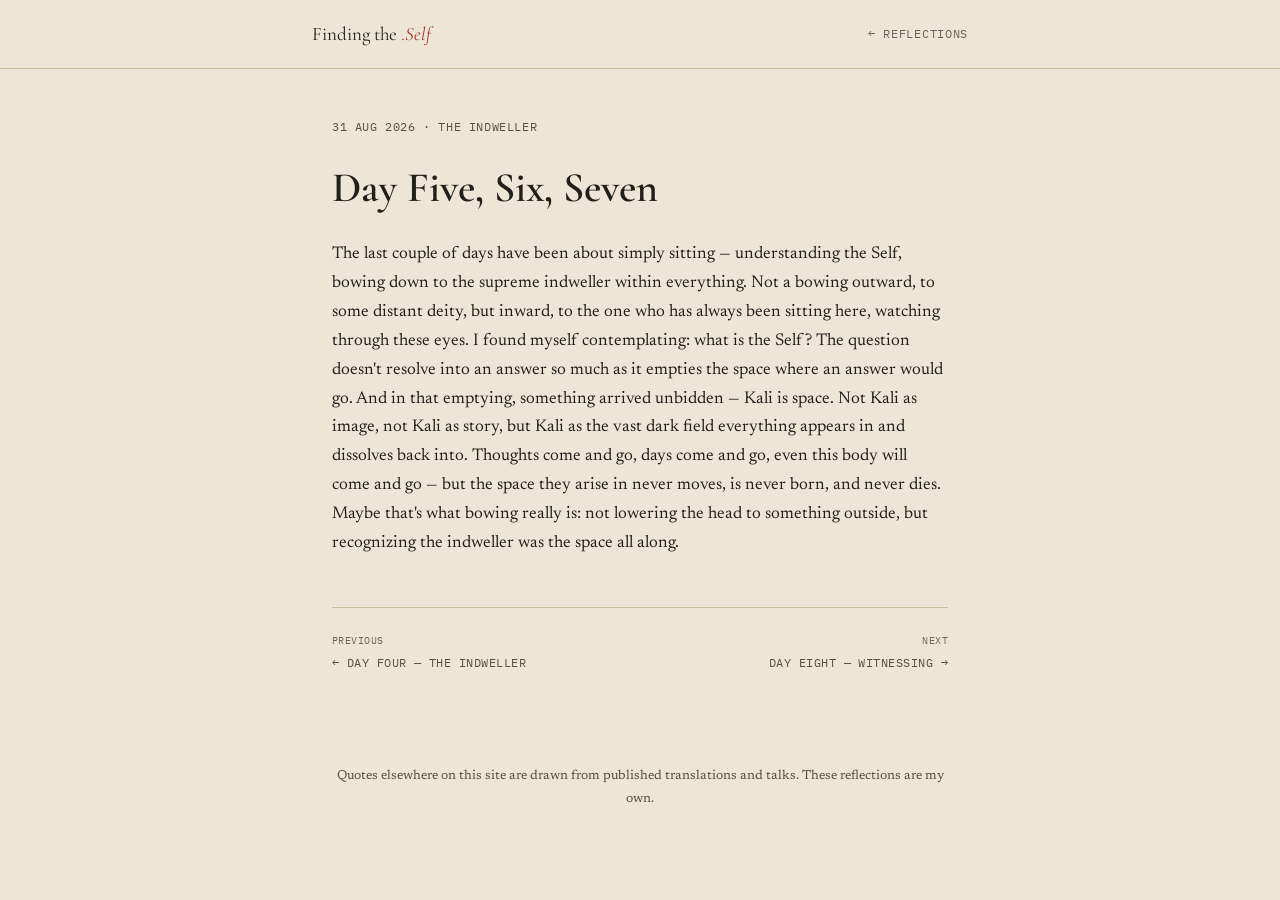
<file: reflections/day-five-six-seven.html>
<!doctype html>
<html lang="en">
<head>
<meta charset="utf-8">
<meta name="viewport" content="width=device-width, initial-scale=1">
<title>Day Five, Six, Seven</title>
<meta name="description" content="The last couple of days have been about simply sitting — understanding the Self, bowing down to the indweller.">
<link rel="preconnect" href="https://fonts.googleapis.com">
<link rel="stylesheet" href="https://fonts.googleapis.com/css2?family=Cormorant+Garamond:ital,wght@0,500;0,600;1,500&family=Newsreader:ital,wght@0,400;0,500;1,400&family=IBM+Plex+Mono:wght@400;500&display=swap">
<link rel="stylesheet" href="reflections.css">
</head>
<body>
<a class="skip-link" href="#main">Skip to content</a>
<header class="rail">
  <div class="rail-inner">
    <a class="rail-mark" href="../index.html">Finding the <span class="dot">.</span><em>Self</em></a>
    <a class="rail-back mono" href="index.html">← Reflections</a>
  </div>
</header>
<main id="main">
  <div class="entry-meta">31 Aug 2026 · The Indweller</div>
  <h1 class="page-title">Day Five, Six, Seven</h1>
  <div class="entry-body">
    <p>The last couple of days have been about simply sitting — understanding the Self, bowing down to the supreme indweller within everything. Not a bowing outward, to some distant deity, but inward, to the one who has always been sitting here, watching through these eyes. I found myself contemplating: what is the Self? The question doesn't resolve into an answer so much as it empties the space where an answer would go. And in that emptying, something arrived unbidden — Kali is space. Not Kali as image, not Kali as story, but Kali as the vast dark field everything appears in and dissolves back into. Thoughts come and go, days come and go, even this body will come and go — but the space they arise in never moves, is never born, and never dies. Maybe that's what bowing really is: not lowering the head to something outside, but recognizing the indweller was the space all along.</p>
  </div>

  <nav class="entry-nav" aria-label="Entry navigation">
    <a href="day-four-the-indweller.html"><span class="dir">Previous</span>← Day Four — The Indweller</a>
    <a class="next" href="day-eight-witnessing.html"><span class="dir">Next</span>Day Eight — Witnessing →</a>
  </nav>
</main>
<footer class="site-footer">
  <p>Quotes elsewhere on this site are drawn from published translations and talks. These reflections are my own.</p>
</footer>
</body>
</html>
</file>
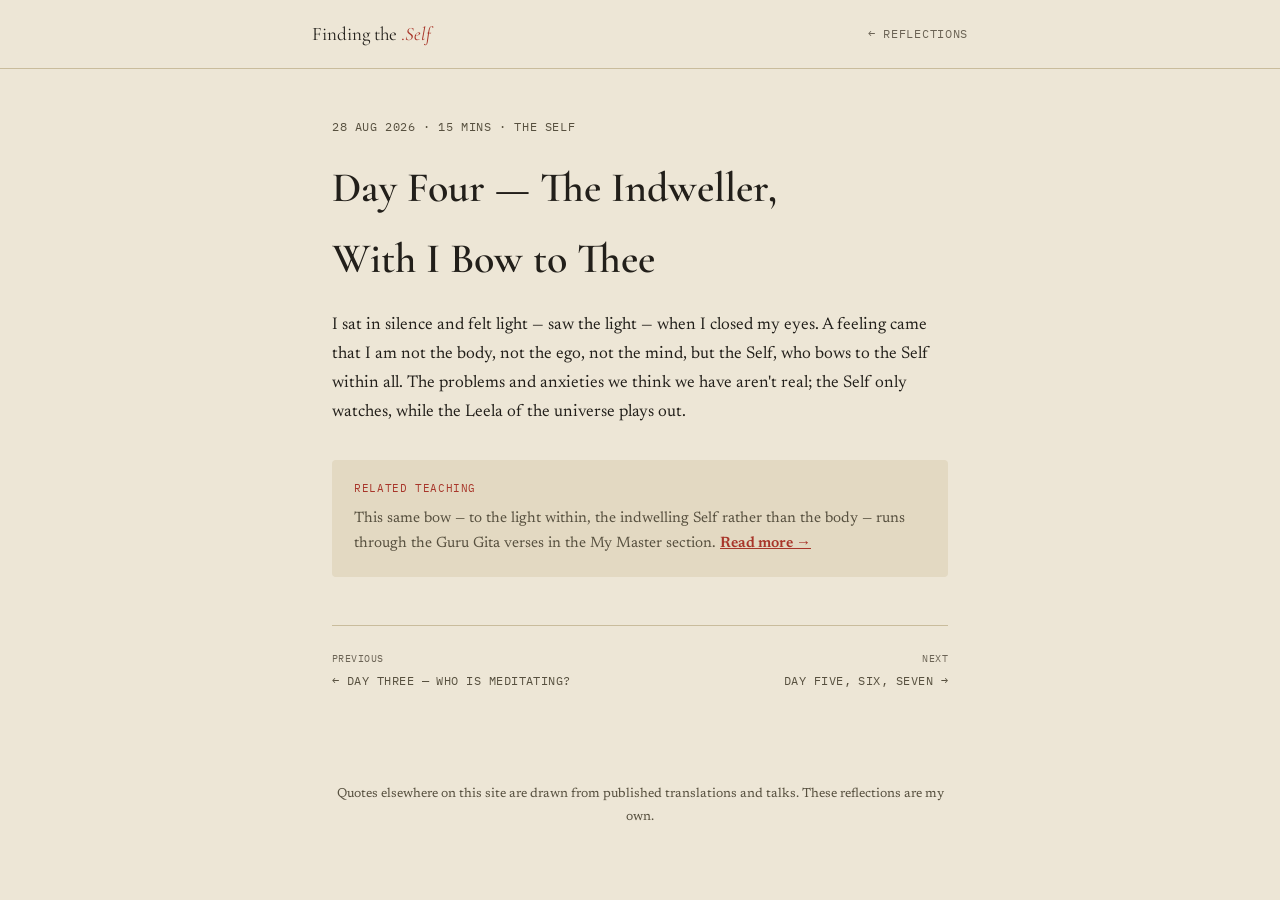
<file: reflections/day-four-the-indweller.html>
<!doctype html>
<html lang="en">
<head>
<meta charset="utf-8">
<meta name="viewport" content="width=device-width, initial-scale=1">
<title>Day Four — The Indweller</title>
<meta name="description" content="I sat in silence and felt light — saw the light — when I closed my eyes. A feeling came that I am not the body.">
<link rel="preconnect" href="https://fonts.googleapis.com">
<link rel="stylesheet" href="https://fonts.googleapis.com/css2?family=Cormorant+Garamond:ital,wght@0,500;0,600;1,500&family=Newsreader:ital,wght@0,400;0,500;1,400&family=IBM+Plex+Mono:wght@400;500&display=swap">
<link rel="stylesheet" href="reflections.css">
</head>
<body>
<a class="skip-link" href="#main">Skip to content</a>
<header class="rail">
  <div class="rail-inner">
    <a class="rail-mark" href="../index.html">Finding the <span class="dot">.</span><em>Self</em></a>
    <a class="rail-back mono" href="index.html">← Reflections</a>
  </div>
</header>
<main id="main">
  <div class="entry-meta">28 Aug 2026 · 15 mins · The Self</div>
  <h1 class="page-title">Day Four — The Indweller, With I Bow to Thee</h1>
  <div class="entry-body">
    <p>I sat in silence and felt light — saw the light — when I closed my eyes. A feeling came that I am not the body, not the ego, not the mind, but the Self, who bows to the Self within all. The problems and anxieties we think we have aren't real; the Self only watches, while the Leela of the universe plays out.</p>
  </div>

  <div class="related-box">
    <span class="label mono">Related teaching</span>
    <p>This same bow — to the light within, the indwelling Self rather than the body — runs through the Guru Gita verses in the My Master section. <a href="../index.html#master">Read more →</a></p>
  </div>

  <nav class="entry-nav" aria-label="Entry navigation">
    <a href="day-three-who-is-meditating.html"><span class="dir">Previous</span>← Day Three — Who Is Meditating?</a>
    <a class="next" href="day-five-six-seven.html"><span class="dir">Next</span>Day Five, Six, Seven →</a>
  </nav>
</main>
<footer class="site-footer">
  <p>Quotes elsewhere on this site are drawn from published translations and talks. These reflections are my own.</p>
</footer>
</body>
</html>
</file>
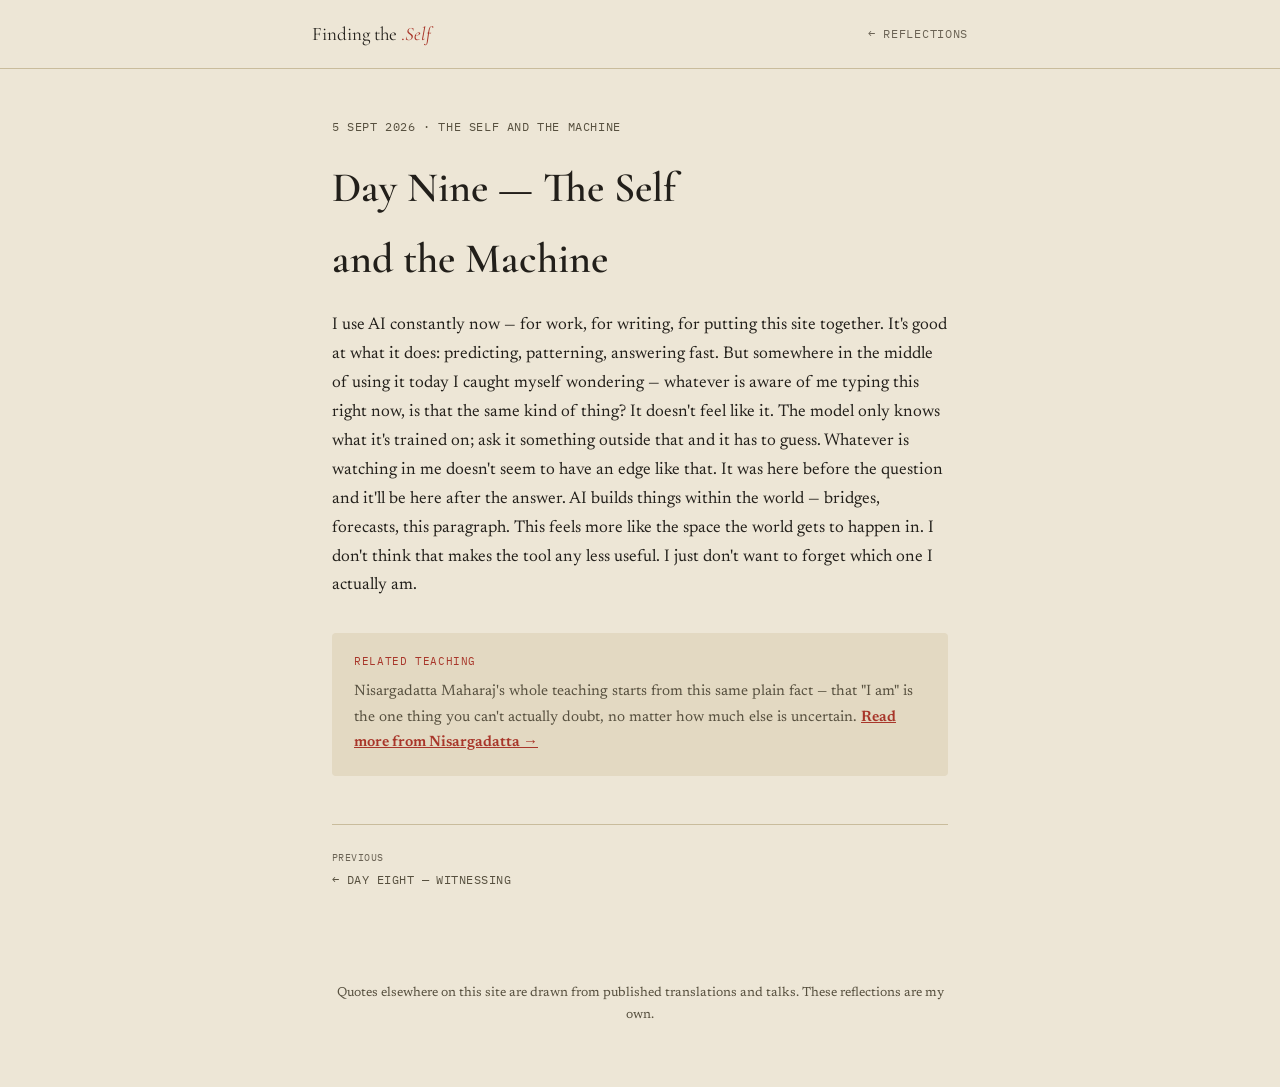
<file: reflections/day-nine-the-self-and-the-machine.html>
<!doctype html>
<html lang="en">
<head>
<meta charset="utf-8">
<meta name="viewport" content="width=device-width, initial-scale=1">
<title>Day Nine — The Self and the Machine</title>
<meta name="description" content="I use AI constantly now. But somewhere in the middle of using it today I caught myself wondering — whatever is aware of me typing this, is that the same kind of thing?">
<link rel="preconnect" href="https://fonts.googleapis.com">
<link rel="stylesheet" href="https://fonts.googleapis.com/css2?family=Cormorant+Garamond:ital,wght@0,500;0,600;1,500&family=Newsreader:ital,wght@0,400;0,500;1,400&family=IBM+Plex+Mono:wght@400;500&display=swap">
<link rel="stylesheet" href="reflections.css">
</head>
<body>
<a class="skip-link" href="#main">Skip to content</a>
<header class="rail">
  <div class="rail-inner">
    <a class="rail-mark" href="../index.html">Finding the <span class="dot">.</span><em>Self</em></a>
    <a class="rail-back mono" href="index.html">← Reflections</a>
  </div>
</header>
<main id="main">
  <div class="entry-meta">5 Sept 2026 · The Self and the Machine</div>
  <h1 class="page-title">Day Nine — The Self and the Machine</h1>
  <div class="entry-body">
    <p>I use AI constantly now — for work, for writing, for putting this site together. It's good at what it does: predicting, patterning, answering fast. But somewhere in the middle of using it today I caught myself wondering — whatever is aware of me typing this right now, is that the same kind of thing? It doesn't feel like it. The model only knows what it's trained on; ask it something outside that and it has to guess. Whatever is watching in me doesn't seem to have an edge like that. It was here before the question and it'll be here after the answer. AI builds things within the world — bridges, forecasts, this paragraph. This feels more like the space the world gets to happen in. I don't think that makes the tool any less useful. I just don't want to forget which one I actually am.</p>
  </div>

  <div class="related-box">
    <span class="label mono">Related teaching</span>
    <p>Nisargadatta Maharaj's whole teaching starts from this same plain fact — that "I am" is the one thing you can't actually doubt, no matter how much else is uncertain. <a href="../index.html#nisargadatta">Read more from Nisargadatta →</a></p>
  </div>

  <nav class="entry-nav" aria-label="Entry navigation">
    <a href="day-eight-witnessing.html"><span class="dir">Previous</span>← Day Eight — Witnessing</a>
    <span></span>
  </nav>
</main>
<footer class="site-footer">
  <p>Quotes elsewhere on this site are drawn from published translations and talks. These reflections are my own.</p>
</footer>
</body>
</html>
</file>
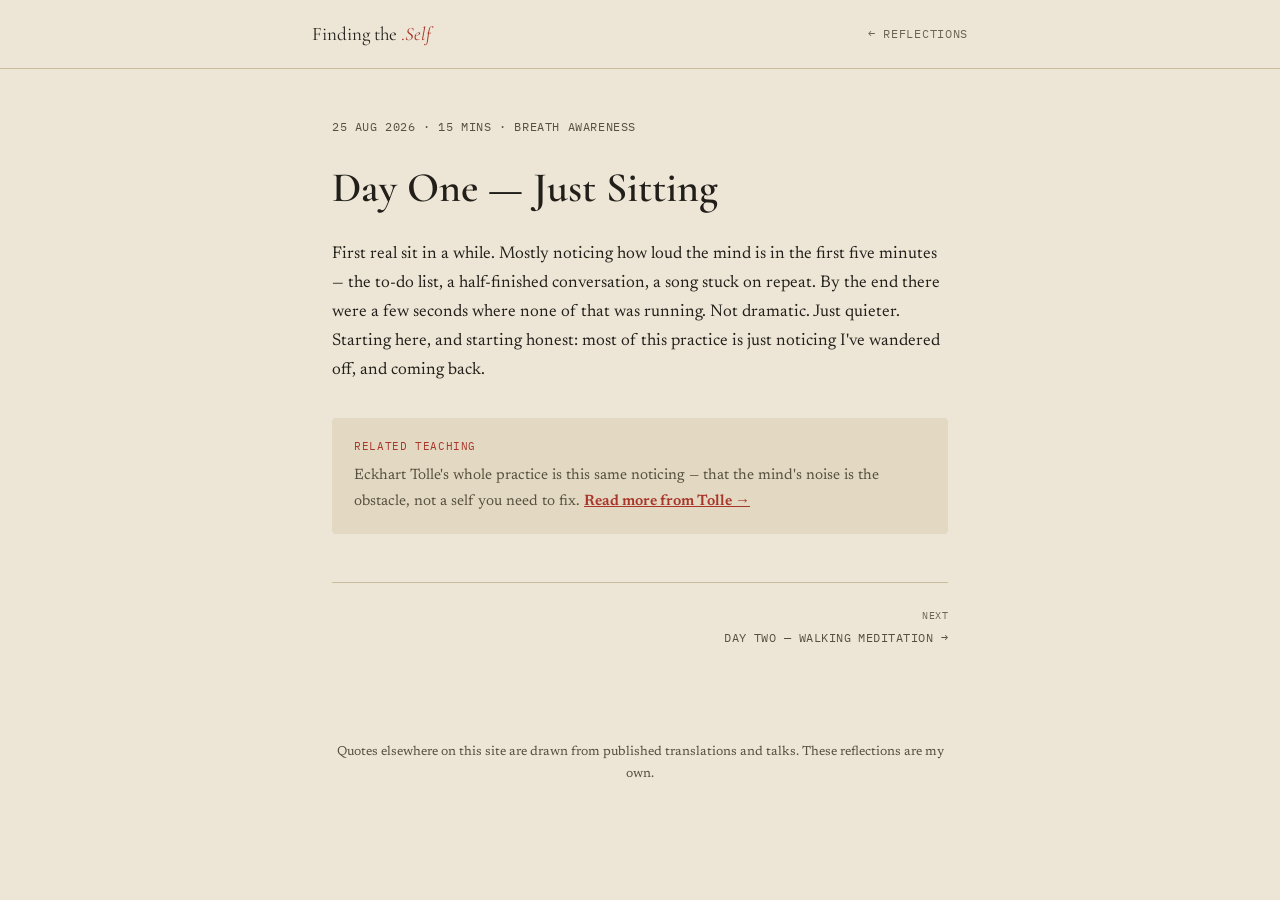
<file: reflections/day-one-just-sitting.html>
<!doctype html>
<html lang="en">
<head>
<meta charset="utf-8">
<meta name="viewport" content="width=device-width, initial-scale=1">
<title>Day One — Just Sitting</title>
<meta name="description" content="First real sit in a while. Mostly noticing how loud the mind is in the first five minutes.">
<link rel="preconnect" href="https://fonts.googleapis.com">
<link rel="stylesheet" href="https://fonts.googleapis.com/css2?family=Cormorant+Garamond:ital,wght@0,500;0,600;1,500&family=Newsreader:ital,wght@0,400;0,500;1,400&family=IBM+Plex+Mono:wght@400;500&display=swap">
<link rel="stylesheet" href="reflections.css">
</head>
<body>
<a class="skip-link" href="#main">Skip to content</a>
<header class="rail">
  <div class="rail-inner">
    <a class="rail-mark" href="../index.html">Finding the <span class="dot">.</span><em>Self</em></a>
    <a class="rail-back mono" href="index.html">← Reflections</a>
  </div>
</header>
<main id="main">
  <div class="entry-meta">25 Aug 2026 · 15 mins · Breath Awareness</div>
  <h1 class="page-title">Day One — Just Sitting</h1>
  <div class="entry-body">
    <p>First real sit in a while. Mostly noticing how loud the mind is in the first five minutes — the to-do list, a half-finished conversation, a song stuck on repeat. By the end there were a few seconds where none of that was running. Not dramatic. Just quieter. Starting here, and starting honest: most of this practice is just noticing I've wandered off, and coming back.</p>
  </div>

  <div class="related-box">
    <span class="label mono">Related teaching</span>
    <p>Eckhart Tolle's whole practice is this same noticing — that the mind's noise is the obstacle, not a self you need to fix. <a href="../index.html#tolle">Read more from Tolle →</a></p>
  </div>

  <nav class="entry-nav" aria-label="Entry navigation">
    <span></span>
    <a class="next" href="day-two-walking-meditation.html"><span class="dir">Next</span>Day Two — Walking Meditation →</a>
  </nav>
</main>
<footer class="site-footer">
  <p>Quotes elsewhere on this site are drawn from published translations and talks. These reflections are my own.</p>
</footer>
</body>
</html>
</file>
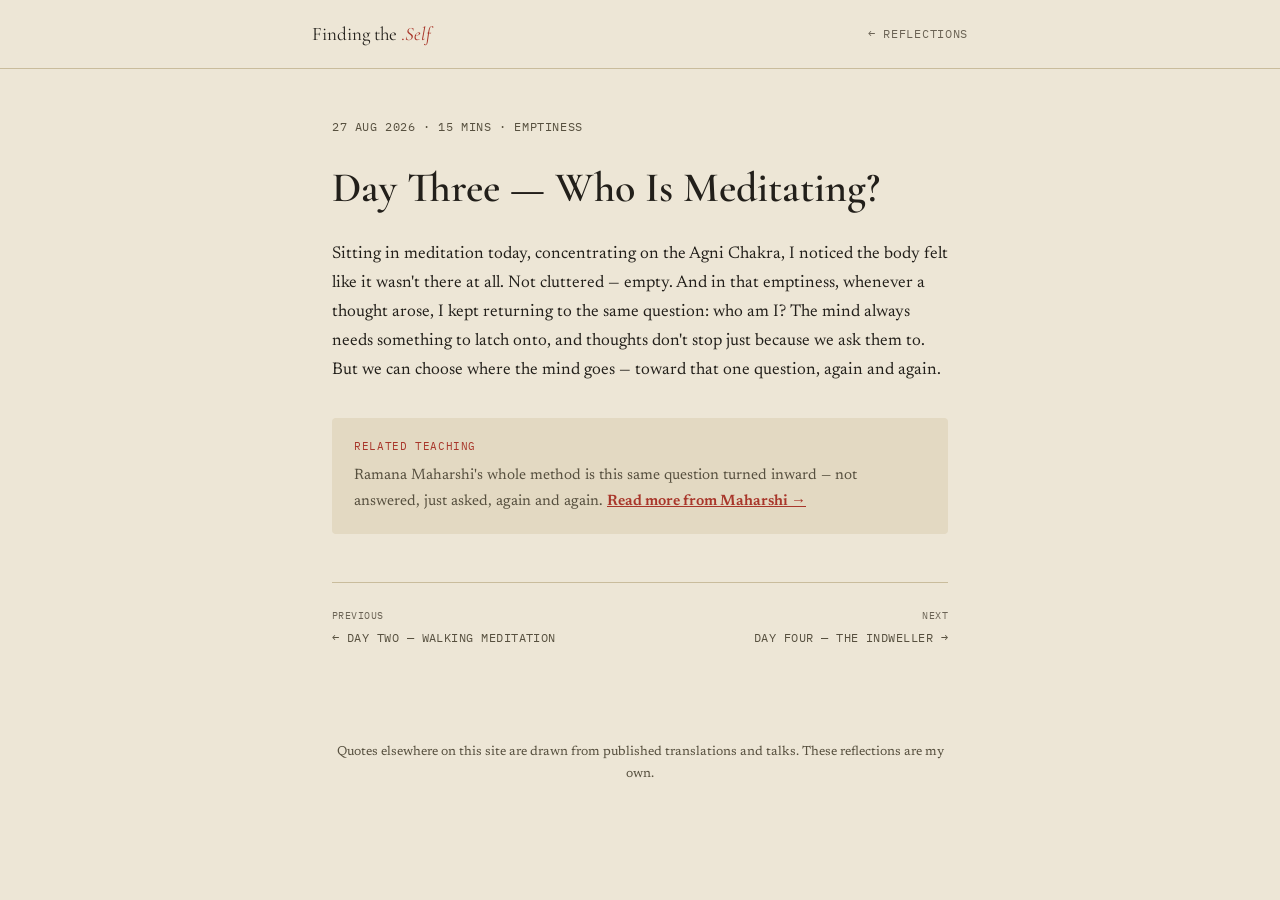
<file: reflections/day-three-who-is-meditating.html>
<!doctype html>
<html lang="en">
<head>
<meta charset="utf-8">
<meta name="viewport" content="width=device-width, initial-scale=1">
<title>Day Three — Who Is Meditating?</title>
<meta name="description" content="Sitting in meditation today, concentrating on the Agni Chakra, I noticed the body felt like it wasn't there.">
<link rel="preconnect" href="https://fonts.googleapis.com">
<link rel="stylesheet" href="https://fonts.googleapis.com/css2?family=Cormorant+Garamond:ital,wght@0,500;0,600;1,500&family=Newsreader:ital,wght@0,400;0,500;1,400&family=IBM+Plex+Mono:wght@400;500&display=swap">
<link rel="stylesheet" href="reflections.css">
</head>
<body>
<a class="skip-link" href="#main">Skip to content</a>
<header class="rail">
  <div class="rail-inner">
    <a class="rail-mark" href="../index.html">Finding the <span class="dot">.</span><em>Self</em></a>
    <a class="rail-back mono" href="index.html">← Reflections</a>
  </div>
</header>
<main id="main">
  <div class="entry-meta">27 Aug 2026 · 15 mins · Emptiness</div>
  <h1 class="page-title">Day Three — Who Is Meditating?</h1>
  <div class="entry-body">
    <p>Sitting in meditation today, concentrating on the Agni Chakra, I noticed the body felt like it wasn't there at all. Not cluttered — empty. And in that emptiness, whenever a thought arose, I kept returning to the same question: who am I? The mind always needs something to latch onto, and thoughts don't stop just because we ask them to. But we can choose where the mind goes — toward that one question, again and again.</p>
  </div>

  <div class="related-box">
    <span class="label mono">Related teaching</span>
    <p>Ramana Maharshi's whole method is this same question turned inward — not answered, just asked, again and again. <a href="../index.html#maharshi">Read more from Maharshi →</a></p>
  </div>

  <nav class="entry-nav" aria-label="Entry navigation">
    <a href="day-two-walking-meditation.html"><span class="dir">Previous</span>← Day Two — Walking Meditation</a>
    <a class="next" href="day-four-the-indweller.html"><span class="dir">Next</span>Day Four — The Indweller →</a>
  </nav>
</main>
<footer class="site-footer">
  <p>Quotes elsewhere on this site are drawn from published translations and talks. These reflections are my own.</p>
</footer>
</body>
</html>
</file>
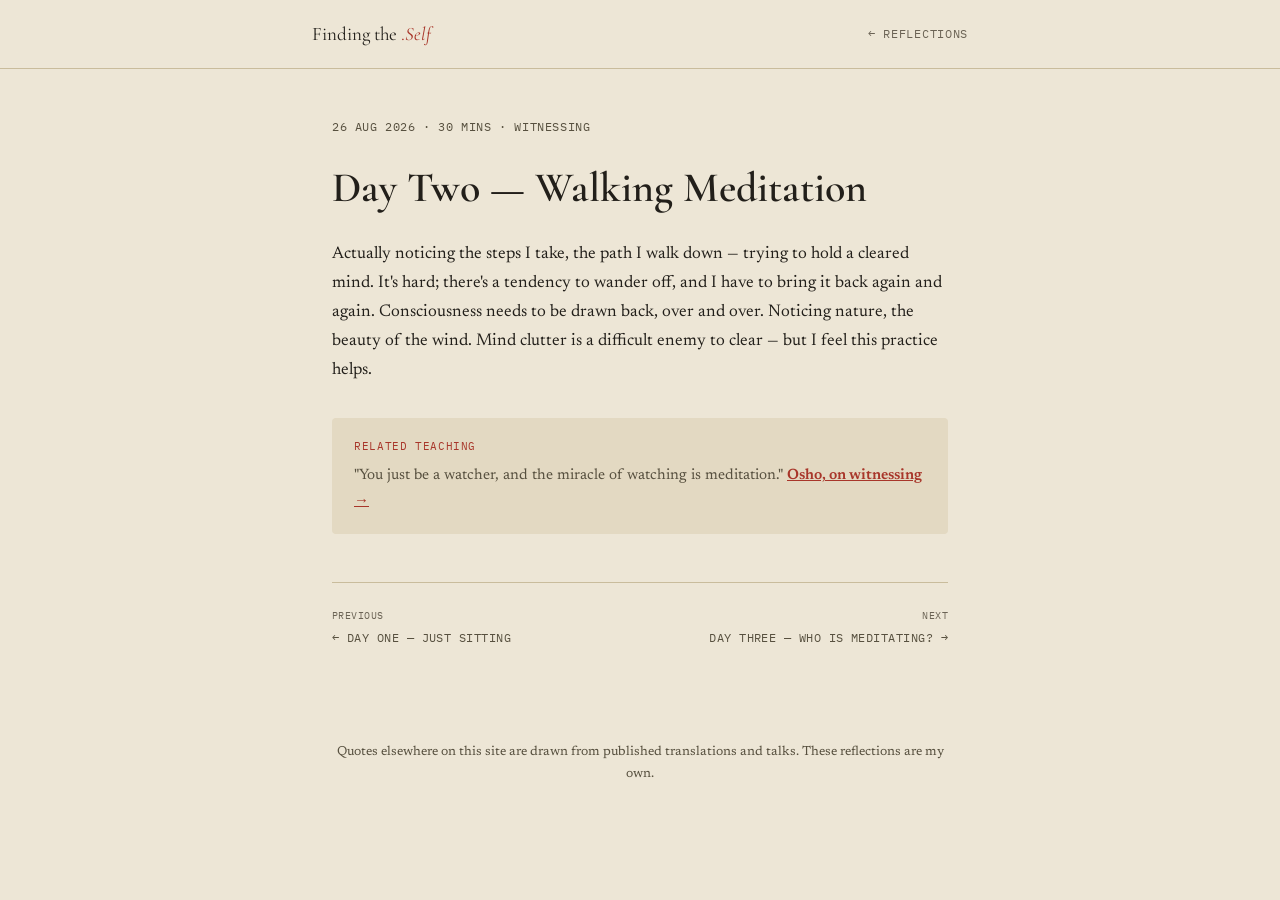
<file: reflections/day-two-walking-meditation.html>
<!doctype html>
<html lang="en">
<head>
<meta charset="utf-8">
<meta name="viewport" content="width=device-width, initial-scale=1">
<title>Day Two — Walking Meditation</title>
<meta name="description" content="Actually noticing the steps I take, the path I walk down — trying to hold a cleared mind.">
<link rel="preconnect" href="https://fonts.googleapis.com">
<link rel="stylesheet" href="https://fonts.googleapis.com/css2?family=Cormorant+Garamond:ital,wght@0,500;0,600;1,500&family=Newsreader:ital,wght@0,400;0,500;1,400&family=IBM+Plex+Mono:wght@400;500&display=swap">
<link rel="stylesheet" href="reflections.css">
</head>
<body>
<a class="skip-link" href="#main">Skip to content</a>
<header class="rail">
  <div class="rail-inner">
    <a class="rail-mark" href="../index.html">Finding the <span class="dot">.</span><em>Self</em></a>
    <a class="rail-back mono" href="index.html">← Reflections</a>
  </div>
</header>
<main id="main">
  <div class="entry-meta">26 Aug 2026 · 30 mins · Witnessing</div>
  <h1 class="page-title">Day Two — Walking Meditation</h1>
  <div class="entry-body">
    <p>Actually noticing the steps I take, the path I walk down — trying to hold a cleared mind. It's hard; there's a tendency to wander off, and I have to bring it back again and again. Consciousness needs to be drawn back, over and over. Noticing nature, the beauty of the wind. Mind clutter is a difficult enemy to clear — but I feel this practice helps.</p>
  </div>

  <div class="related-box">
    <span class="label mono">Related teaching</span>
    <p>"You just be a watcher, and the miracle of watching is meditation." <a href="../index.html#osho">Osho, on witnessing →</a></p>
  </div>

  <nav class="entry-nav" aria-label="Entry navigation">
    <a href="day-one-just-sitting.html"><span class="dir">Previous</span>← Day One — Just Sitting</a>
    <a class="next" href="day-three-who-is-meditating.html"><span class="dir">Next</span>Day Three — Who Is Meditating? →</a>
  </nav>
</main>
<footer class="site-footer">
  <p>Quotes elsewhere on this site are drawn from published translations and talks. These reflections are my own.</p>
</footer>
</body>
</html>
</file>
<file: reflections/reflections.css>
/* Shared styles for the Reflections section — same tokens as the main site (see /index.html). */
:root {
  --paper: #EDE6D6;
  --paper-raised: #E3D9C2;
  --ink: #221F1A;
  --ink-soft: #57503F;
  --ink-faint: #6B6355; /* corrected from the live site's #8C8271 — see ui-audit-2026-09-02.md */
  --seal: #A8362A;
  --seal-soft: #8F2E24;
  --line: #C9BC9C;
  --line-strong: #B3A37C;
}
@media (prefers-color-scheme: dark) {
  :root:not([data-theme="light"]) {
    --paper: #1A1712; --paper-raised: #221D16; --ink: #ECE3D0; --ink-soft: #C2B79C;
    --ink-faint: #93896E; --seal: #D9836A; --seal-soft: #E79C85; --line: #3C3527; --line-strong: #4D4531;
  }
}
* { box-sizing: border-box; }
body {
  margin: 0; background: var(--paper); color: var(--ink);
  font-family: "Newsreader", Georgia, "Times New Roman", serif;
  line-height: 1.7; -webkit-font-smoothing: antialiased;
}
h1, h2, h3 { font-family: "Cormorant Garamond", Georgia, serif; font-weight: 600; margin: 0; text-wrap: balance; }
em { color: var(--seal); font-style: italic; }
.dot { color: var(--seal); }
a { color: var(--seal); }
a:focus-visible, button:focus-visible { outline: 2px solid var(--seal); outline-offset: 3px; }
.mono { font-family: "IBM Plex Mono", ui-monospace, monospace; text-transform: uppercase; letter-spacing: 0.06em; }

.skip-link {
  position: absolute; left: 12px; top: -60px; background: var(--ink); color: var(--paper);
  padding: 10px 16px; border-radius: 4px; font-size: 14px; z-index: 100; transition: top 0.15s ease;
}
.skip-link:focus { top: 12px; }

header.rail {
  position: sticky; top: 0; z-index: 30; background: color-mix(in srgb, var(--paper) 92%, transparent);
  backdrop-filter: blur(8px); border-bottom: 1px solid var(--line);
}
.rail-inner {
  max-width: 720px; margin: 0 auto; padding: 18px 32px;
  display: flex; align-items: center; justify-content: space-between; gap: 16px; flex-wrap: wrap;
}
.rail-mark { font-family: "Cormorant Garamond", serif; font-size: 19px; white-space: nowrap; text-decoration: none; color: var(--ink); }
.rail-back { font-family: "IBM Plex Mono", monospace; font-size: 11.5px; letter-spacing: 0.06em; text-transform: uppercase; color: var(--ink-faint); text-decoration: none; }
.rail-back:hover { color: var(--ink); }

main { max-width: 680px; margin: 0 auto; padding: 48px 32px 80px; }

.eyebrow { display: block; margin-bottom: 16px; color: var(--seal); font-size: 12px; }
.page-title { font-size: 42px; margin-bottom: 18px; }
.page-intro { color: var(--ink-soft); font-size: 17px; margin-bottom: 40px; }

.reflection-note { margin-top: 8px; color: var(--ink-faint); font-style: italic; text-align: center; font-family: "Cormorant Garamond", serif; }

/* ---- Index list ---- */
.reflection-list { display: flex; flex-direction: column; }
.reflection-card {
  display: block; text-decoration: none; color: inherit; padding: 26px 0; border-top: 1px solid var(--line);
}
.reflection-list .reflection-card:first-child { border-top: none; }
.reflection-card .meta { font-family: "IBM Plex Mono", monospace; font-size: 11px; letter-spacing: 0.05em; text-transform: uppercase; color: var(--ink-soft); margin-bottom: 8px; }
.reflection-card h2 { font-size: 24px; margin-bottom: 8px; }
.reflection-card p { color: var(--ink-soft); margin: 0; font-size: 15.5px; }
.reflection-card .read { display: inline-block; margin-top: 10px; font-family: "IBM Plex Mono", monospace; font-size: 11px; letter-spacing: 0.05em; text-transform: uppercase; color: var(--seal); }

.start-link { text-align: center; margin-top: 8px; }

/* ---- Single entry ---- */
.entry-meta { font-family: "IBM Plex Mono", monospace; font-size: 12px; letter-spacing: 0.05em; text-transform: uppercase; color: var(--ink-soft); margin-bottom: 14px; }
.entry-body p { font-size: 17px; margin: 0 0 20px; }

.related-box {
  background: var(--paper-raised); border-radius: 4px; padding: 20px 22px; margin: 32px 0;
}
.related-box .label { font-family: "IBM Plex Mono", monospace; font-size: 10.5px; letter-spacing: 0.06em; text-transform: uppercase; color: var(--seal); margin-bottom: 8px; display: block; }
.related-box p { margin: 0; font-size: 15px; color: var(--ink-soft); }
.related-box a { font-weight: 600; }

.entry-nav {
  display: flex; justify-content: space-between; gap: 16px; margin-top: 48px; padding-top: 24px; border-top: 1px solid var(--line);
  font-family: "IBM Plex Mono", monospace; font-size: 11.5px; letter-spacing: 0.04em; text-transform: uppercase;
}
.entry-nav a { text-decoration: none; color: var(--ink-soft); max-width: 45%; }
.entry-nav a:hover { color: var(--seal); }
.entry-nav .dir { display: block; color: var(--ink-faint); font-size: 10px; margin-bottom: 4px; }
.entry-nav .next { text-align: right; margin-left: auto; }

footer.site-footer { max-width: 680px; margin: 0 auto; padding: 0 32px 48px; color: var(--ink-soft); font-size: 13px; text-align: center; }
</file>
<file: self-system.css>
/* Shared styles for the .Self concept page — same tokens as the main site (see /index.html, /reflections/reflections.css). */
:root {
  --paper: #EDE6D6;
  --paper-raised: #E3D9C2;
  --ink: #221F1A;
  --ink-soft: #57503F;
  --ink-faint: #6B6355; /* corrected from the live site's #8C8271 — see ui-audit-2026-09-02.md */
  --seal: #A8362A;
  --seal-soft: #8F2E24;
  --line: #C9BC9C;
  --line-strong: #B3A37C;
}
@media (prefers-color-scheme: dark) {
  :root:not([data-theme="light"]) {
    --paper: #1A1712; --paper-raised: #221D16; --ink: #ECE3D0; --ink-soft: #C2B79C;
    --ink-faint: #93896E; --seal: #D9836A; --seal-soft: #E79C85; --line: #3C3527; --line-strong: #4D4531;
  }
}
* { box-sizing: border-box; }
body {
  margin: 0; background: var(--paper); color: var(--ink);
  font-family: "Newsreader", Georgia, "Times New Roman", serif;
  line-height: 1.7; -webkit-font-smoothing: antialiased;
}
h1, h2, h3 { font-family: "Cormorant Garamond", Georgia, serif; font-weight: 600; margin: 0; text-wrap: balance; }
em { color: var(--seal); font-style: italic; }
.dot { color: var(--seal); }
a { color: var(--seal); }
a:focus-visible, button:focus-visible { outline: 2px solid var(--seal); outline-offset: 3px; }
.mono { font-family: "IBM Plex Mono", ui-monospace, monospace; text-transform: uppercase; letter-spacing: 0.06em; }

.skip-link {
  position: absolute; left: 12px; top: -60px; background: var(--ink); color: var(--paper);
  padding: 10px 16px; border-radius: 4px; font-size: 14px; z-index: 100; transition: top 0.15s ease;
}
.skip-link:focus { top: 12px; }

header.rail {
  position: sticky; top: 0; z-index: 30; background: color-mix(in srgb, var(--paper) 92%, transparent);
  backdrop-filter: blur(8px); border-bottom: 1px solid var(--line);
}
.rail-inner {
  max-width: 720px; margin: 0 auto; padding: 18px 32px;
  display: flex; align-items: center; justify-content: space-between; gap: 16px; flex-wrap: wrap;
}
.rail-mark { font-family: "Cormorant Garamond", serif; font-size: 19px; white-space: nowrap; text-decoration: none; color: var(--ink); }
.rail-back { font-family: "IBM Plex Mono", monospace; font-size: 11.5px; letter-spacing: 0.06em; text-transform: uppercase; color: var(--ink-faint); text-decoration: none; }
.rail-back:hover { color: var(--ink); }

main { max-width: 680px; margin: 0 auto; padding: 48px 32px 80px; }

.eyebrow { display: block; margin-bottom: 16px; color: var(--seal); font-size: 12px; }

/* ---- Hero ---- */
.hero { text-align: center; padding-bottom: 8px; }
.hero .ensor { width: 46px; height: 46px; margin: 0 auto 22px; display: block; opacity: 0.9; }
.hero .eyebrow { text-align: center; }
.hero h1 { font-size: 44px; margin-bottom: 20px; }
.hero .lede { color: var(--ink-soft); font-size: 18px; max-width: 520px; margin: 0 auto; }

.hero-lockup { display: inline-flex; align-items: center; margin: 4px 0 32px; }
.hero-lockup .names { display: flex; flex-direction: column; justify-content: space-between; align-items: flex-end; height: 78px; font-family: "Cormorant Garamond", serif; font-size: 15px; color: var(--ink-soft); }
.hero-lockup svg { flex-shrink: 0; display: block; }
.hero-lockup .self-mark { font-family: "Cormorant Garamond", serif; font-size: 24px; font-weight: 600; color: var(--ink); margin-left: 2px; }
.hero-lockup .self-mark .dot { color: var(--seal); }
.hero-lockup .self-mark em { color: var(--seal); font-style: italic; }

.divider { border: none; border-top: 1px solid var(--line); margin: 56px 0; }

/* ---- Ethos ---- */
.ethos h2 { font-size: 30px; margin-bottom: 22px; }
.ethos p { font-size: 17px; margin: 0 0 20px; }
.ethos p:last-child { margin-bottom: 0; }

/* ---- Product grid ---- */
.product-grid { display: flex; flex-direction: column; gap: 18px; margin-top: 8px; }
.product-card {
  background: var(--paper-raised); border-radius: 4px; padding: 28px 26px;
}
.product-card .kind { font-family: "IBM Plex Mono", monospace; font-size: 10.5px; letter-spacing: 0.08em; text-transform: uppercase; color: var(--seal); margin-bottom: 10px; display: flex; align-items: center; gap: 10px; }
.product-card .status {
  font-family: "IBM Plex Mono", monospace; font-size: 9.5px; letter-spacing: 0.05em; text-transform: uppercase;
  color: var(--ink-soft); border: 1px solid var(--line-strong); border-radius: 999px; padding: 2px 9px;
}
.product-card h3 { font-size: 25px; margin-bottom: 10px; }
.product-card p { color: var(--ink-soft); font-size: 15.5px; margin: 0 0 16px; }
.product-card .go {
  display: inline-block; font-family: "IBM Plex Mono", monospace; font-size: 11px; letter-spacing: 0.05em;
  text-transform: uppercase; color: var(--seal); text-decoration: none;
}
.product-card .go:hover { color: var(--seal-soft); }
.product-card .go.disabled { color: var(--ink-soft); pointer-events: none; }

/* ---- Closing ---- */
.closing { text-align: center; }
.closing p { font-size: 19px; font-family: "Cormorant Garamond", serif; font-style: italic; color: var(--ink); }

footer.site-footer {
  max-width: 680px; margin: 0 auto; padding: 0 32px 48px; color: var(--ink-faint); font-size: 12.5px;
  text-align: left; line-height: 1.6; border-top: 1px solid var(--line); padding-top: 24px;
}
footer.site-footer a { color: var(--ink-faint); text-decoration: underline; }
</file>
